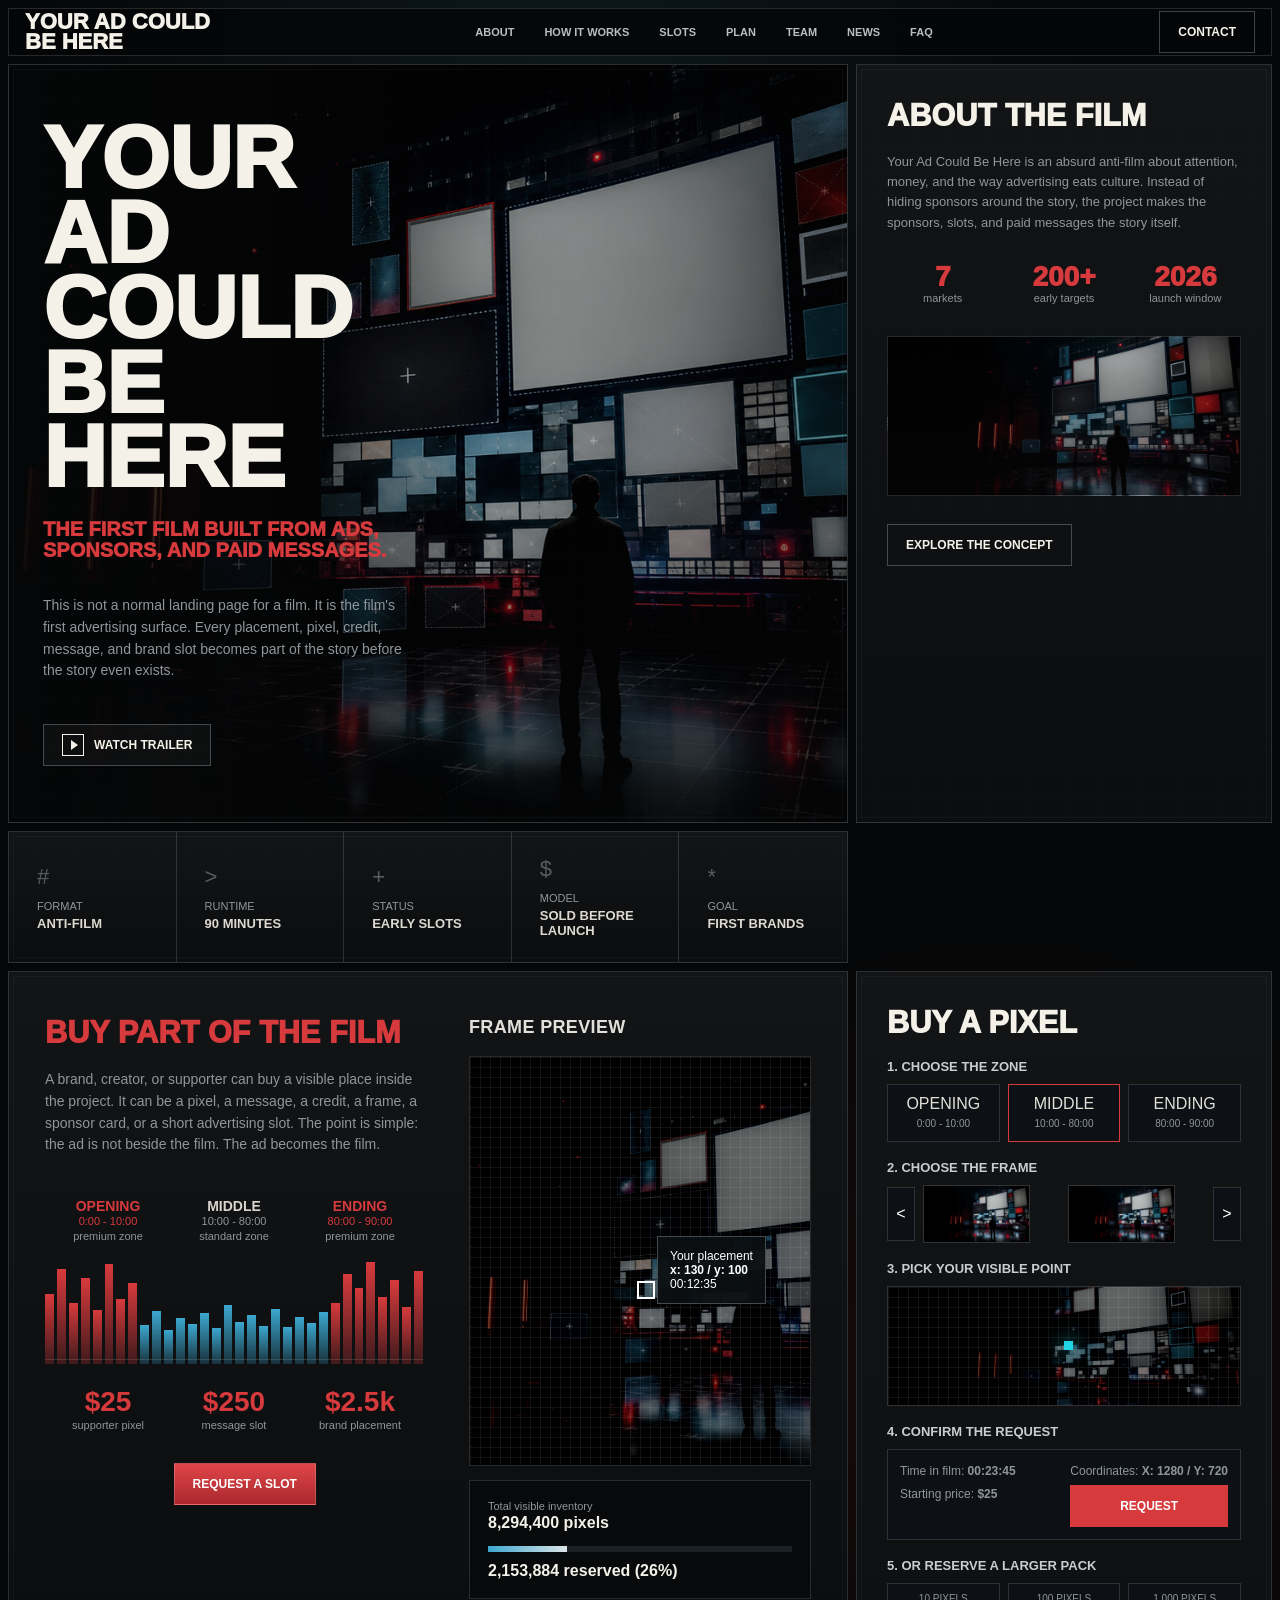
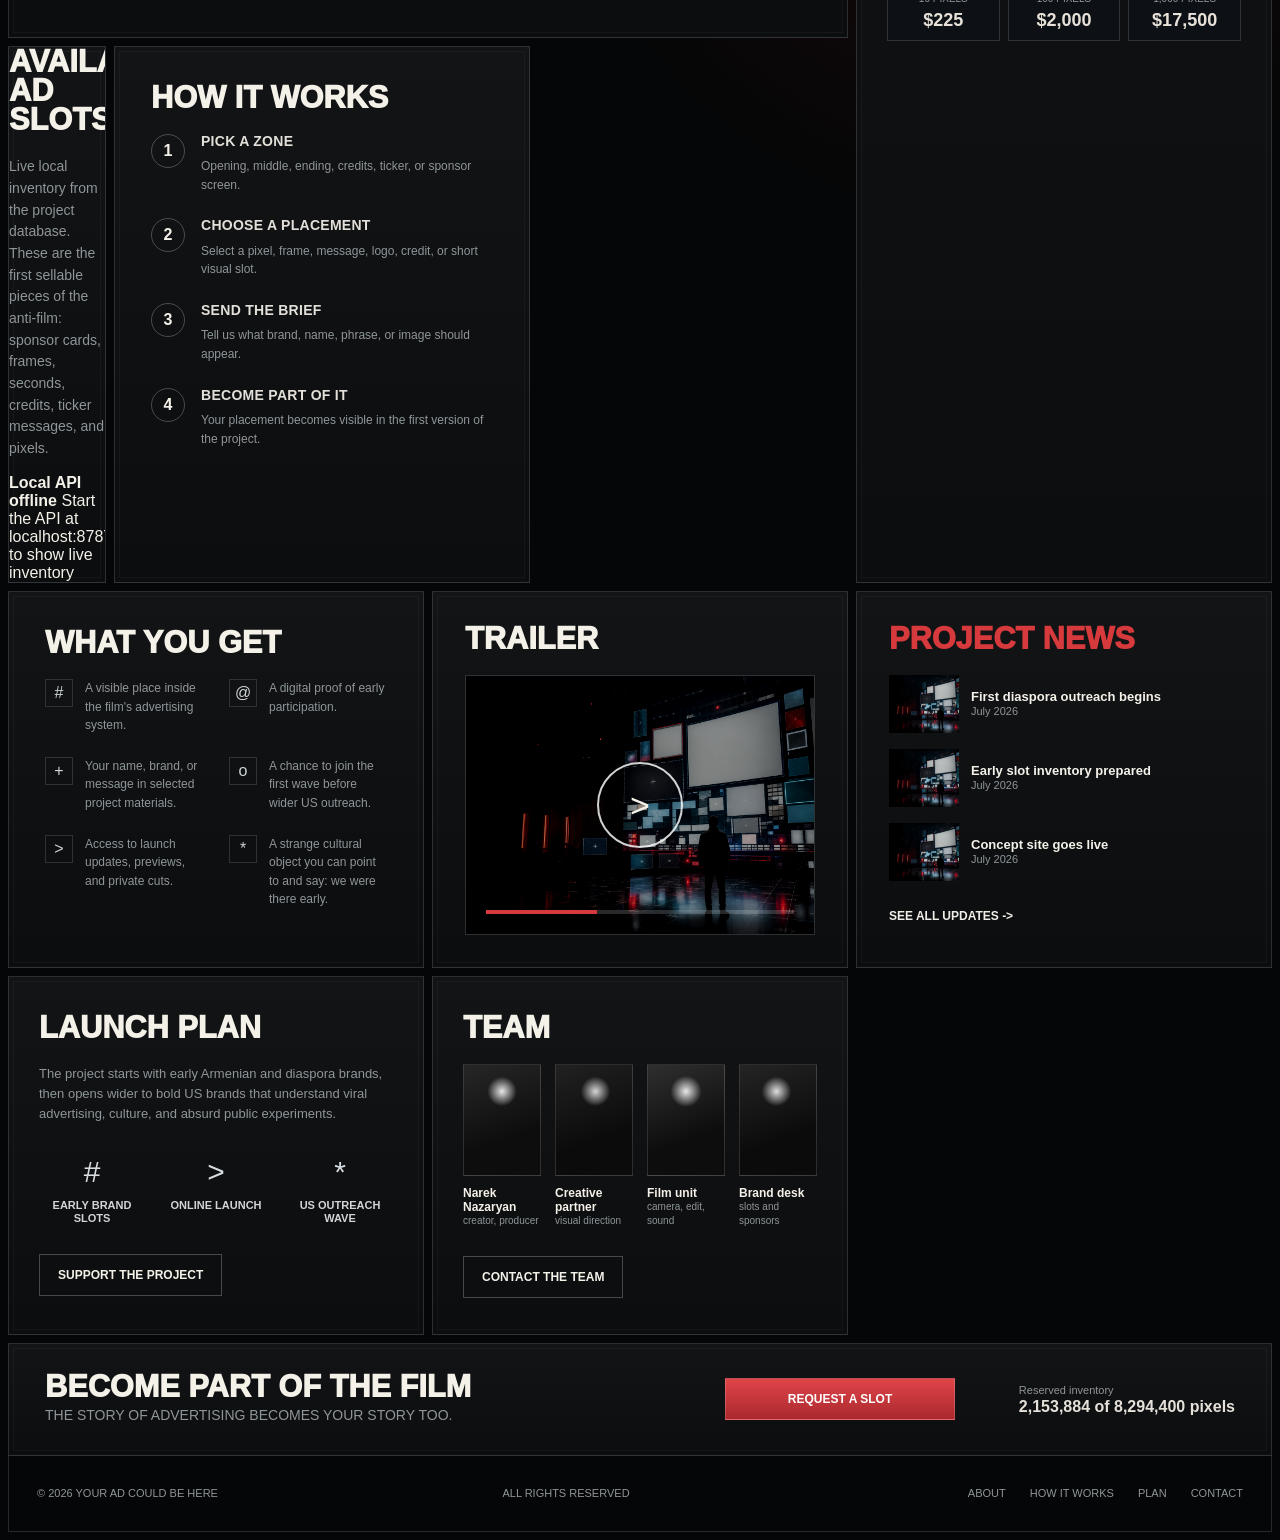
<file: index.html>
<!doctype html>
<html lang="en">
  <head>
    <meta charset="utf-8" />
    <meta name="viewport" content="width=device-width, initial-scale=1" />
    <meta name="theme-color" content="#050607" />
    <meta
      name="description"
      content="Your Ad Could Be Here is an anti-film built from ads, sponsor slots, paid messages, and visible audience-owned pixels."
    />
    <meta property="og:title" content="Your Ad Could Be Here" />
    <meta
      property="og:description"
      content="A cinematic advertising experiment where brands and people can buy a visible place inside the film."
    />
    <meta property="og:image" content="assets/hero-anti-film.png" />
    <title>Your Ad Could Be Here</title>
    <link rel="stylesheet" href="styles.css" />
  </head>
  <body>
    <div class="page-shell">
      <header class="topbar">
        <a class="logo" href="#top">Your Ad Could Be Here</a>
        <nav class="nav" aria-label="Navigation">
          <a href="#about">About</a>
          <a href="#how">How it works</a>
          <a href="#slots">Slots</a>
          <a href="plan/">Plan</a>
          <a href="#team">Team</a>
          <a href="#news">News</a>
          <a href="#faq">FAQ</a>
        </nav>
        <a class="login" href="https://t.me/narek8282">Contact</a>
      </header>

      <main id="top" class="dashboard">
        <section class="panel hero-panel">
          <div class="hero-media" aria-hidden="true">
            <img src="assets/hero-anti-film.png" alt="" />
          </div>
          <div class="hero-copy">
            <h1>Your Ad<br />Could Be Here</h1>
            <p class="redline">The first film built from ads, sponsors, and paid messages.</p>
            <p>
              This is not a normal landing page for a film. It is the film's first advertising
              surface. Every placement, pixel, credit, message, and brand slot becomes part of the
              story before the story even exists.
            </p>
            <a class="ghost-button" href="#trailer">
              <span class="play-dot"></span>
              Watch trailer
            </a>
          </div>
        </section>

        <aside id="about" class="panel about-panel">
          <h2>About the film</h2>
          <p>
            Your Ad Could Be Here is an absurd anti-film about attention, money, and the way
            advertising eats culture. Instead of hiding sponsors around the story, the project makes
            the sponsors, slots, and paid messages the story itself.
          </p>
          <div class="stats">
            <div><strong>7</strong><span>markets</span></div>
            <div><strong>200+</strong><span>early targets</span></div>
            <div><strong>2026</strong><span>launch window</span></div>
          </div>
          <div class="city-card"></div>
          <a class="outline-button" href="#buy">Explore the concept</a>
        </aside>

        <section class="panel facts-row" aria-label="Film parameters">
          <div class="fact">
            <span class="fact-icon">#</span>
            <small>Format</small>
            <b>anti-film</b>
          </div>
          <div class="fact">
            <span class="fact-icon">></span>
            <small>Runtime</small>
            <b>90 minutes</b>
          </div>
          <div class="fact">
            <span class="fact-icon">+</span>
            <small>Status</small>
            <b>early slots</b>
          </div>
          <div class="fact">
            <span class="fact-icon">$</span>
            <small>Model</small>
            <b>sold before launch</b>
          </div>
          <div class="fact">
            <span class="fact-icon">*</span>
            <small>Goal</small>
            <b>first brands</b>
          </div>
        </section>

        <section id="buy" class="panel buy-film">
          <div class="buy-copy">
            <h2>Buy part of the film</h2>
            <p>
              A brand, creator, or supporter can buy a visible place inside the project. It can be a
              pixel, a message, a credit, a frame, a sponsor card, or a short advertising slot. The
              point is simple: the ad is not beside the film. The ad becomes the film.
            </p>
            <div class="timeline">
              <div class="zone zone-red">
                <b>Opening</b>
                <span>0:00 - 10:00</span>
                <small>premium zone</small>
              </div>
              <div class="zone">
                <b>Middle</b>
                <span>10:00 - 80:00</span>
                <small>standard zone</small>
              </div>
              <div class="zone zone-red">
                <b>Ending</b>
                <span>80:00 - 90:00</span>
                <small>premium zone</small>
              </div>
            </div>
            <div class="waveform" aria-hidden="true">
              <i></i><i></i><i></i><i></i><i></i><i></i><i></i><i></i>
              <i></i><i></i><i></i><i></i><i></i><i></i><i></i><i></i>
              <i></i><i></i><i></i><i></i><i></i><i></i><i></i><i></i>
              <i></i><i></i><i></i><i></i><i></i><i></i><i></i><i></i>
            </div>
            <div class="price-row">
              <div><strong>$25</strong><span>supporter pixel</span></div>
              <div><strong>$250</strong><span>message slot</span></div>
              <div><strong>$2.5k</strong><span>brand placement</span></div>
            </div>
            <a class="red-button" href="https://t.me/narek8282">Request a slot</a>
          </div>

          <div class="frame-preview">
            <h3>Frame preview</h3>
            <div class="pixel-frame">
              <img src="assets/hero-anti-film.png" alt="Film frame preview" />
              <span class="pixel-cell"></span>
              <div class="pixel-tooltip">
                Your placement<br />
                <b>x: 130 / y: 100</b><br />
                00:12:35
              </div>
            </div>
            <div class="progress-box">
              <span>Total visible inventory</span>
              <b>8,294,400 pixels</b>
              <div class="progress"><i style="width: 26%"></i></div>
              <strong>2,153,884 reserved (26%)</strong>
            </div>
          </div>
        </section>

        <aside class="panel purchase-panel">
          <h2>Buy a pixel</h2>
          <ol class="steps">
            <li>
              <b>1. Choose the zone</b>
              <div class="zone-buttons">
                <button>Opening<br /><span>0:00 - 10:00</span></button>
                <button class="active">Middle<br /><span>10:00 - 80:00</span></button>
                <button>Ending<br /><span>80:00 - 90:00</span></button>
              </div>
            </li>
            <li>
              <b>2. Choose the frame</b>
              <div class="thumb-strip">
                <button>&lt;</button>
                <img src="assets/hero-anti-film.png" alt="" />
                <img src="assets/hero-anti-film.png" alt="" />
                <button>&gt;</button>
              </div>
            </li>
            <li>
              <b>3. Pick your visible point</b>
              <div class="mini-frame">
                <img src="assets/hero-anti-film.png" alt="" />
                <span></span>
              </div>
            </li>
            <li>
              <b>4. Confirm the request</b>
              <div class="checkout">
                <p>Time in film: <b>00:23:45</b></p>
                <p>Coordinates: <b>x: 1280 / y: 720</b></p>
                <p>Starting price: <b>$25</b></p>
                <a href="https://t.me/narek8282">Request</a>
              </div>
            </li>
            <li>
              <b>5. Or reserve a larger pack</b>
              <div class="packs">
                <button>10 pixels<br /><strong>$225</strong></button>
                <button>100 pixels<br /><strong>$2,000</strong></button>
                <button>1,000 pixels<br /><strong>$17,500</strong></button>
              </div>
            </li>
          </ol>
        </aside>

        <section id="slots" class="panel inventory-panel">
          <div class="inventory-copy">
            <h2>Available ad slots</h2>
            <p>
              Live local inventory from the project database. These are the first sellable pieces of
              the anti-film: sponsor cards, frames, seconds, credits, ticker messages, and pixels.
            </p>
          </div>
          <div class="slot-grid" id="slotGrid" aria-live="polite">
            <article class="slot-card slot-loading">
              <b>Loading inventory</b>
              <span>Checking local API</span>
            </article>
          </div>
        </section>

        <section id="how" class="panel how-panel">
          <h2>How it works</h2>
          <div class="number-list">
            <article><b>1</b><div><h3>Pick a zone</h3><p>Opening, middle, ending, credits, ticker, or sponsor screen.</p></div></article>
            <article><b>2</b><div><h3>Choose a placement</h3><p>Select a pixel, frame, message, logo, credit, or short visual slot.</p></div></article>
            <article><b>3</b><div><h3>Send the brief</h3><p>Tell us what brand, name, phrase, or image should appear.</p></div></article>
            <article><b>4</b><div><h3>Become part of it</h3><p>Your placement becomes visible in the first version of the project.</p></div></article>
          </div>
        </section>

        <section class="panel get-panel">
          <h2>What you get</h2>
          <div class="benefit-grid">
            <article><span>#</span><p>A visible place inside the film's advertising system.</p></article>
            <article><span>@</span><p>A digital proof of early participation.</p></article>
            <article><span>+</span><p>Your name, brand, or message in selected project materials.</p></article>
            <article><span>o</span><p>A chance to join the first wave before wider US outreach.</p></article>
            <article><span>></span><p>Access to launch updates, previews, and private cuts.</p></article>
            <article><span>*</span><p>A strange cultural object you can point to and say: we were there early.</p></article>
          </div>
        </section>

        <section id="trailer" class="panel trailer-panel">
          <h2>Trailer</h2>
          <div class="video-card">
            <img src="assets/hero-anti-film.png" alt="Trailer preview" />
            <span class="play-large">></span>
            <div class="player-line"><i></i></div>
          </div>
        </section>

        <section id="news" class="panel news-panel">
          <h2>Project news</h2>
          <article><img src="assets/hero-anti-film.png" alt="" /><div><b>First diaspora outreach begins</b><span>July 2026</span></div></article>
          <article><img src="assets/hero-anti-film.png" alt="" /><div><b>Early slot inventory prepared</b><span>July 2026</span></div></article>
          <article><img src="assets/hero-anti-film.png" alt="" /><div><b>Concept site goes live</b><span>July 2026</span></div></article>
          <a href="https://t.me/narek8282">See all updates -></a>
        </section>

        <aside class="panel premiere-panel">
          <h2>Launch plan</h2>
          <p>
            The project starts with early Armenian and diaspora brands, then opens wider to bold US
            brands that understand viral advertising, culture, and absurd public experiments.
          </p>
          <div class="premiere-icons">
            <div><span>#</span><b>Early brand slots</b></div>
            <div><span>></span><b>Online launch</b></div>
            <div><span>*</span><b>US outreach wave</b></div>
          </div>
          <a class="outline-button" href="https://t.me/narek8282">Support the project</a>
        </aside>

        <aside id="team" class="panel team-panel">
          <h2>Team</h2>
          <div class="team-grid">
            <article><div class="portrait p1"></div><b>Narek Nazaryan</b><span>creator, producer</span></article>
            <article><div class="portrait p2"></div><b>Creative partner</b><span>visual direction</span></article>
            <article><div class="portrait p3"></div><b>Film unit</b><span>camera, edit, sound</span></article>
            <article><div class="portrait p4"></div><b>Brand desk</b><span>slots and sponsors</span></article>
          </div>
          <a class="outline-button" href="https://t.me/narek8282">Contact the team</a>
        </aside>

        <section class="panel cta-panel">
          <div>
            <h2>Become part of the film</h2>
            <p>The story of advertising becomes your story too.</p>
          </div>
          <a class="red-button" href="https://t.me/narek8282">Request a slot</a>
          <div class="sold">
            <span>Reserved inventory</span>
            <b>2,153,884 of 8,294,400 pixels</b>
          </div>
        </section>
      </main>

      <footer class="footer" id="faq">
        <span>© 2026 Your Ad Could Be Here</span>
        <span>All rights reserved</span>
        <nav>
          <a href="#about">About</a>
          <a href="#how">How it works</a>
          <a href="plan/">Plan</a>
          <a href="https://t.me/narek8282">Contact</a>
        </nav>
      </footer>
    </div>
    <div class="reserve-modal" id="reserveModal" hidden>
      <div class="reserve-dialog" role="dialog" aria-modal="true" aria-labelledby="reserveTitle">
        <button class="reserve-close" type="button" aria-label="Close reservation form">×</button>
        <h2 id="reserveTitle">Reserve slot</h2>
        <p id="reserveSlotLabel">Choose an available placement.</p>
        <form id="reserveForm">
          <input type="hidden" name="slot_code" />
          <label>
            Name or brand
            <input name="buyer_name" autocomplete="name" required />
          </label>
          <label>
            Email
            <input name="buyer_email" autocomplete="email" type="email" required />
          </label>
          <label>
            Note
            <textarea name="notes" rows="3" placeholder="What do you want to place?"></textarea>
          </label>
          <button class="red-button" type="submit">Reserve</button>
          <span class="reserve-status" id="reserveStatus"></span>
        </form>
      </div>
    </div>
    <script>
      const slotGrid = document.querySelector("#slotGrid");
      const reserveModal = document.querySelector("#reserveModal");
      const reserveForm = document.querySelector("#reserveForm");
      const reserveSlotLabel = document.querySelector("#reserveSlotLabel");
      const reserveStatus = document.querySelector("#reserveStatus");
      const reserveClose = document.querySelector(".reserve-close");
      const typeLabels = {
        credit: "Credit",
        frame: "Frame",
        pixel: "Pixel",
        second: "Second",
        sponsor: "Sponsor",
        ticker: "Ticker"
      };

      function loadSlots() {
        return fetch("http://localhost:8787/api/slots?status=available")
          .then((response) => response.json())
          .then((data) => renderSlots(data.slots || []))
          .catch(() => {
            slotGrid.innerHTML = `
              <article class="slot-card slot-loading">
                <b>Local API offline</b>
                <span>Start the API at localhost:8787 to show live inventory</span>
              </article>
            `;
          });
      }

      function renderSlots(slots) {
        if (!slots.length) {
          slotGrid.innerHTML = `
            <article class="slot-card slot-loading">
              <b>No slots available</b>
              <span>Inventory is currently reserved</span>
            </article>
          `;
          return;
        }

        slotGrid.innerHTML = slots
          .map(
            (slot) => `
              <article class="slot-card">
                <div>
                  <small>${typeLabels[slot.slot_type] || slot.slot_type}</small>
                  <b>${slot.title}</b>
                  <p>${slot.description || ""}</p>
                </div>
                <div class="slot-card-footer">
                  <strong>$${Number(slot.price_usd).toLocaleString("en-US")}</strong>
                  <button
                    class="slot-reserve"
                    type="button"
                    data-slot-code="${slot.slot_code}"
                    data-slot-title="${slot.title}"
                  >Reserve</button>
                </div>
              </article>
            `
          )
          .join("");
      }

      function openReserveForm(slotCode, slotTitle) {
        reserveForm.reset();
        reserveForm.elements.slot_code.value = slotCode;
        reserveSlotLabel.textContent = `${slotCode} · ${slotTitle}`;
        reserveStatus.textContent = "";
        reserveModal.hidden = false;
        reserveForm.elements.buyer_name.focus();
      }

      function closeReserveForm() {
        reserveModal.hidden = true;
      }

      slotGrid.addEventListener("click", (event) => {
        const button = event.target.closest(".slot-reserve");
        if (!button) return;
        openReserveForm(button.dataset.slotCode, button.dataset.slotTitle);
      });

      reserveClose.addEventListener("click", closeReserveForm);
      reserveModal.addEventListener("click", (event) => {
        if (event.target === reserveModal) closeReserveForm();
      });

      reserveForm.addEventListener("submit", async (event) => {
        event.preventDefault();
        const formData = new FormData(reserveForm);
        const slotCode = formData.get("slot_code");
        reserveStatus.textContent = "Reserving...";

        try {
          const response = await fetch(`http://localhost:8787/api/slots/${slotCode}/reserve`, {
            method: "POST",
            headers: { "Content-Type": "application/json" },
            body: JSON.stringify({
              buyer_name: formData.get("buyer_name"),
              buyer_email: formData.get("buyer_email"),
              notes: formData.get("notes")
            })
          });

          const data = await response.json();
          if (!response.ok) {
            throw new Error(data.error || "Reservation failed");
          }

          reserveStatus.textContent = "Reserved. Inventory updated.";
          await loadSlots();
          setTimeout(closeReserveForm, 900);
        } catch (error) {
          reserveStatus.textContent = error.message;
        }
      });

      document.addEventListener("keydown", (event) => {
        if (event.key === "Escape" && !reserveModal.hidden) {
          closeReserveForm();
        }
      });

      loadSlots();
    </script>
  </body>
</html>
</file>
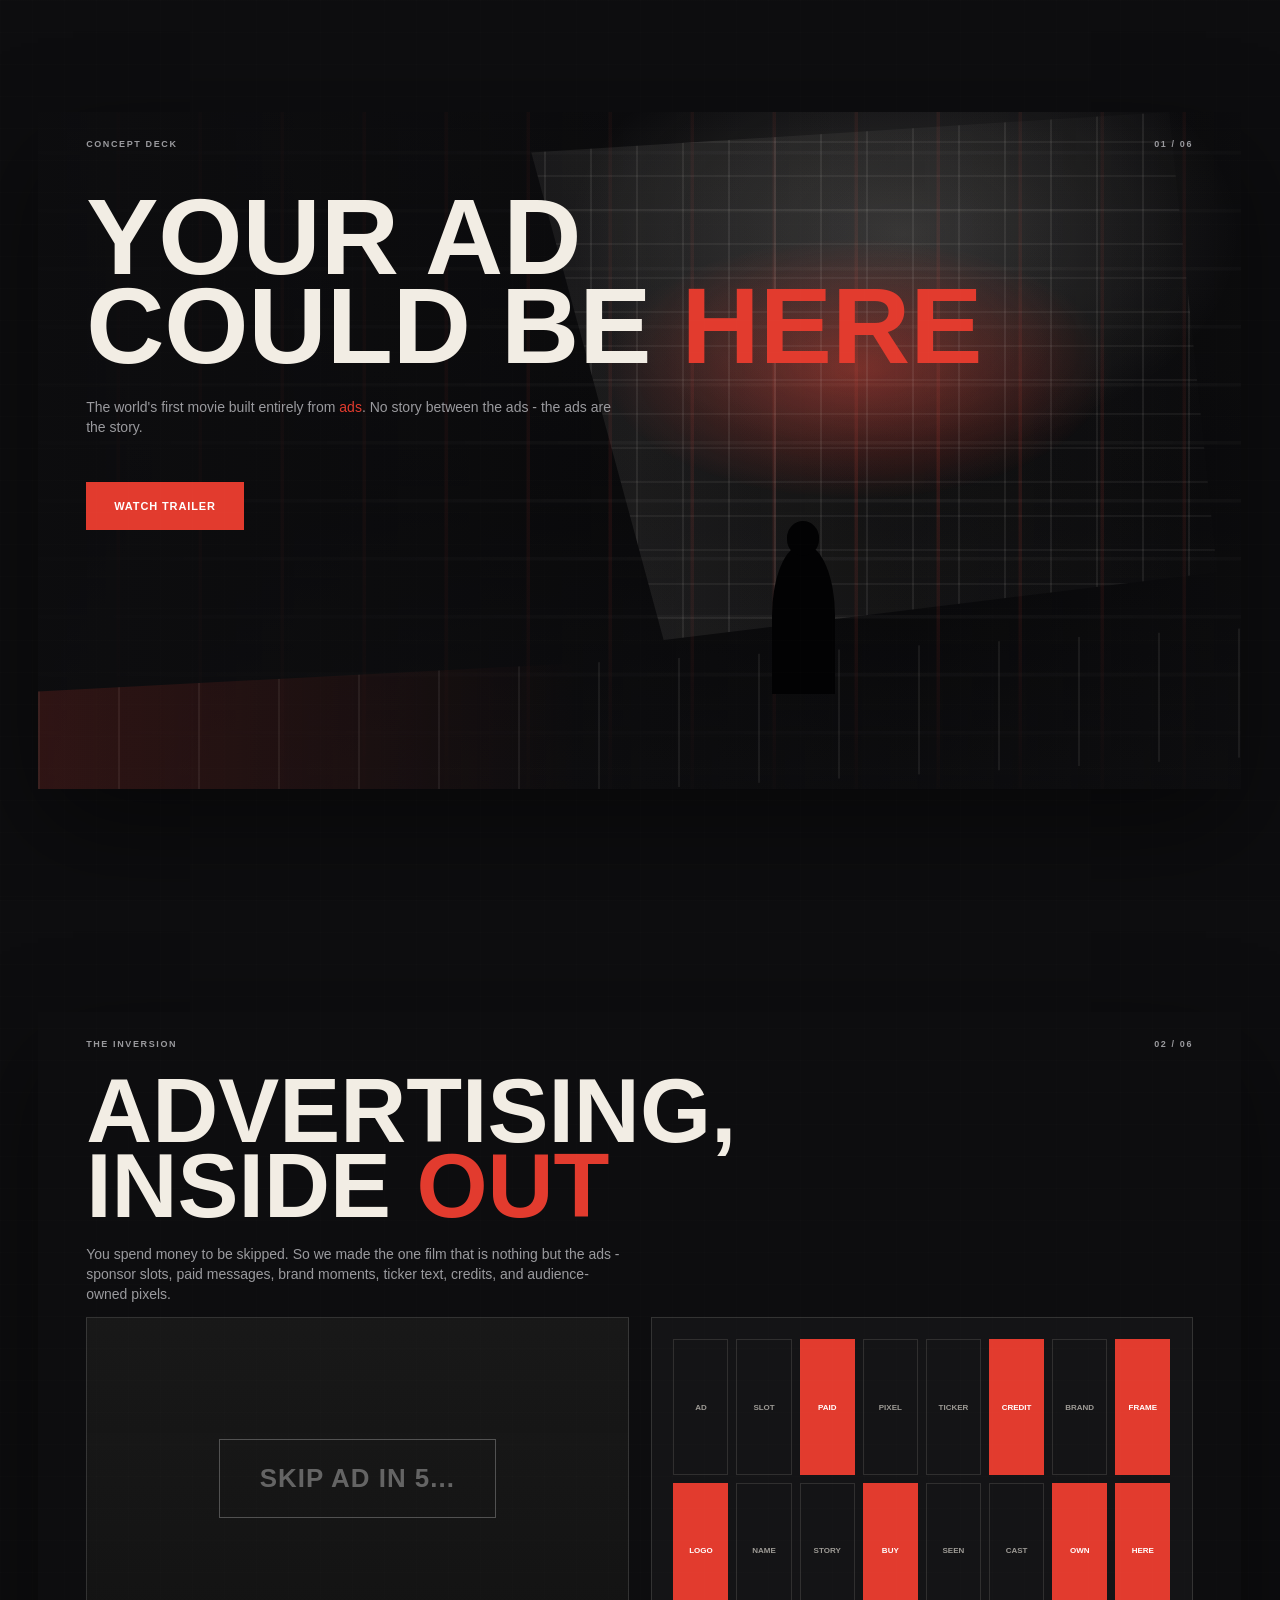
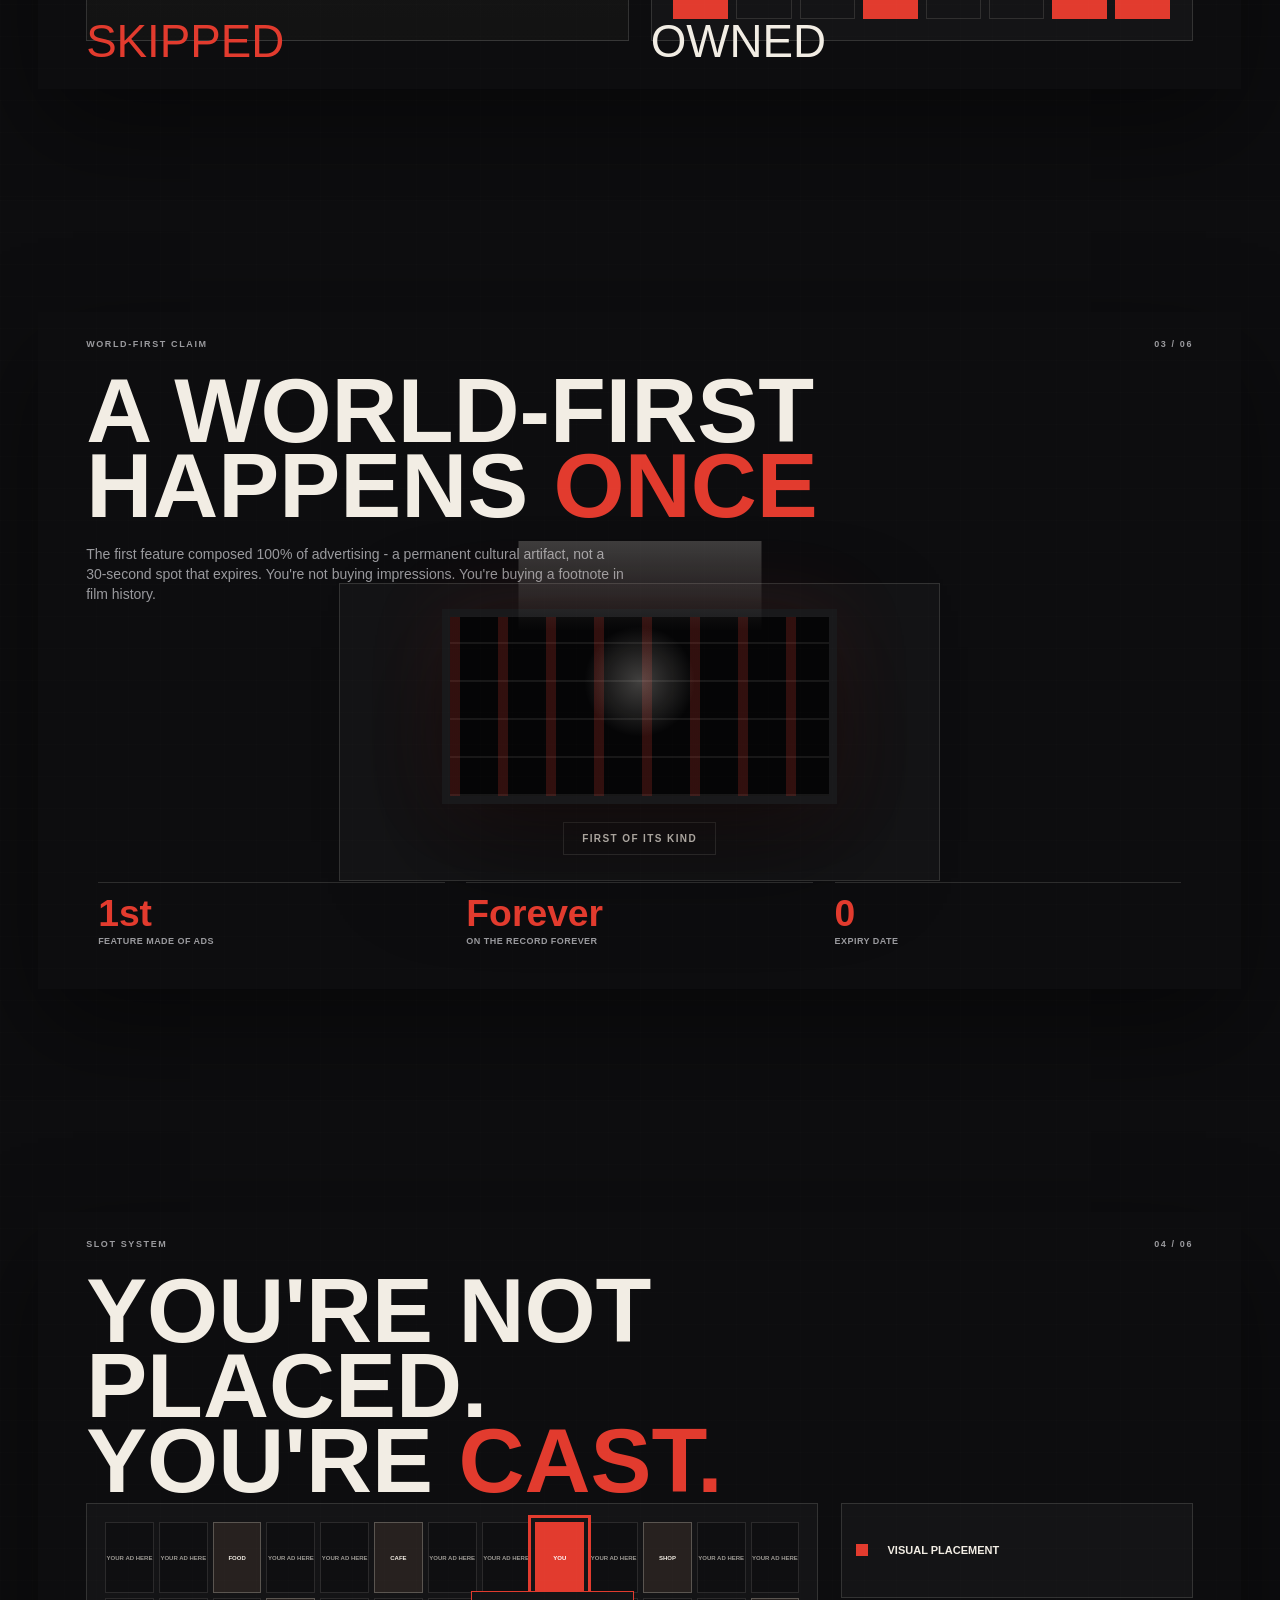
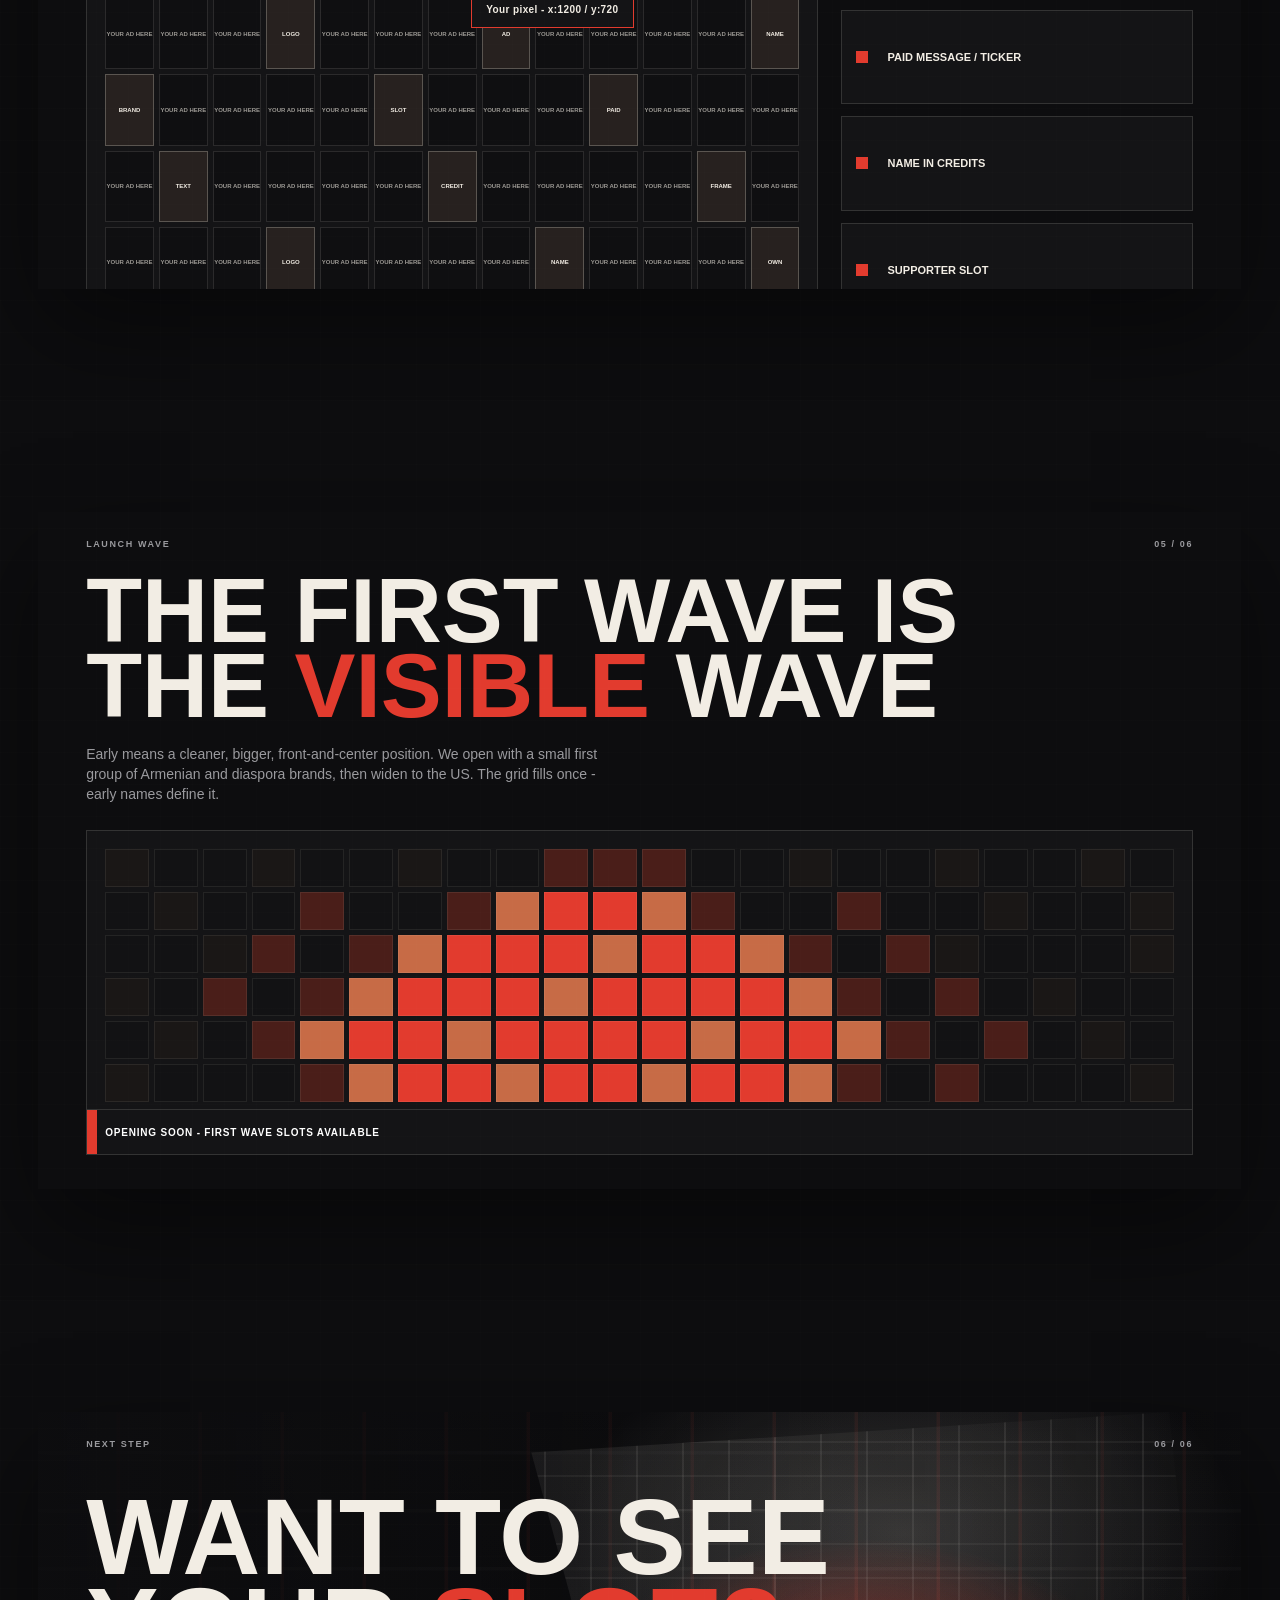
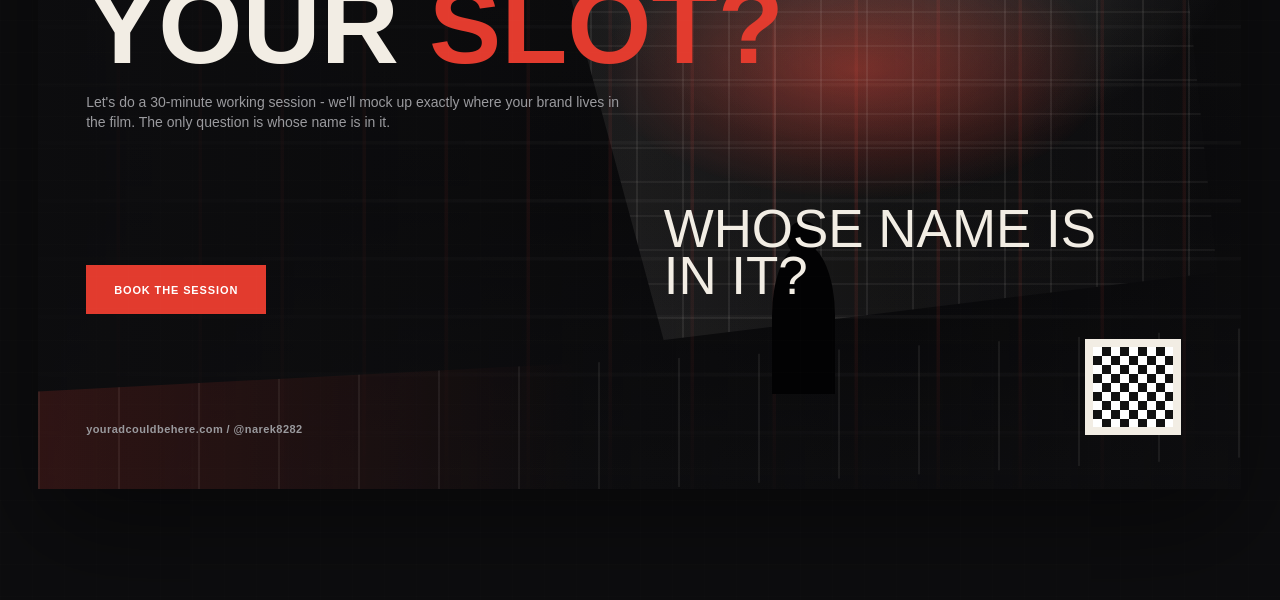
<file: onedeck/index.html>
<!doctype html>
<html lang="en">
  <head>
    <meta charset="utf-8" />
    <meta name="viewport" content="width=device-width, initial-scale=1" />
    <title>Your Ad Could Be Here - One Deck</title>
    <meta
      name="description"
      content="A hidden six-frame concept page for Your Ad Could Be Here."
    />
    <style>
      * {
        box-sizing: border-box;
      }

      :root {
        --bg: #0d0d0f;
        --panel: #141416;
        --panel-2: #101012;
        --cream: #f2ede4;
        --grey: #9a9a9e;
        --red: #e23b2e;
        --line: rgba(242, 237, 228, 0.14);
      }

      html {
        background: var(--bg);
        scroll-behavior: smooth;
      }

      body {
        background: var(--bg);
        color: var(--cream);
        font-family: Arial, Helvetica, sans-serif;
        margin: 0;
      }

      .deck {
        background: var(--bg);
      }

      .slide {
        align-items: center;
        background: var(--bg);
        display: flex;
        justify-content: center;
        min-height: 100vh;
        overflow: hidden;
        padding: clamp(18px, 3vw, 54px);
        position: relative;
      }

      .slide::after {
        background-image:
          linear-gradient(rgba(242, 237, 228, 0.035) 1px, transparent 1px),
          linear-gradient(90deg, rgba(242, 237, 228, 0.028) 1px, transparent 1px);
        background-size: 32px 32px;
        content: "";
        inset: 0;
        opacity: 0.24;
        pointer-events: none;
        position: absolute;
      }

      .stage {
        aspect-ratio: 16 / 9;
        background: var(--bg);
        box-shadow: 0 40px 100px rgba(0, 0, 0, 0.45);
        container-type: inline-size;
        max-height: calc(100vh - 42px);
        max-width: 1600px;
        overflow: hidden;
        position: relative;
        width: min(100%, calc((100vh - 42px) * 1.777));
      }

      .kicker,
      .page-num {
        color: var(--grey);
        font-size: clamp(9px, 0.7cqw, 13px);
        font-weight: 800;
        letter-spacing: 0.18em;
        position: absolute;
        text-transform: uppercase;
        z-index: 5;
      }

      .kicker {
        left: 4%;
        top: 4%;
      }

      .page-num {
        right: 4%;
        top: 4%;
      }

      h1 {
        color: var(--cream);
        font-family: Impact, Haettenschweiler, "Arial Narrow Bold", sans-serif;
        font-size: clamp(56px, 7.6cqw, 142px);
        font-weight: 900;
        letter-spacing: 0;
        line-height: 0.82;
        margin: 0;
        text-transform: uppercase;
      }

      .red {
        color: var(--red);
      }

      p {
        color: var(--grey);
        font-size: clamp(14px, 1.15cqw, 22px);
        line-height: 1.42;
        margin: 0;
      }

      .subtitle {
        max-width: min(620px, 45cqw);
      }

      .cta {
        align-items: center;
        background: var(--red);
        color: white;
        display: inline-flex;
        font-size: clamp(11px, 0.82cqw, 15px);
        font-weight: 900;
        height: clamp(42px, 4cqw, 62px);
        justify-content: center;
        letter-spacing: 0.08em;
        padding: 0 28px;
        text-transform: uppercase;
      }

      .panel {
        background: var(--panel);
        border: 1px solid var(--line);
        position: relative;
      }

      .screen-wall {
        background:
          linear-gradient(90deg, rgba(13, 13, 15, 0.97) 0%, rgba(13, 13, 15, 0.72) 34%, rgba(13, 13, 15, 0.28) 72%, rgba(13, 13, 15, 0.64) 100%),
          linear-gradient(0deg, rgba(13, 13, 15, 0.94), rgba(13, 13, 15, 0.08) 42%, rgba(13, 13, 15, 0.52)),
          repeating-linear-gradient(90deg, transparent 0 78px, rgba(226, 59, 46, 0.22) 79px 82px),
          repeating-linear-gradient(0deg, transparent 0 54px, rgba(242, 237, 228, 0.08) 55px 58px),
          #050506;
        inset: 0;
        position: absolute;
      }

      .screen-wall::before {
        background:
          radial-gradient(ellipse at 68% 38%, rgba(226, 59, 46, 0.5), transparent 22%),
          radial-gradient(ellipse at 72% 18%, rgba(242, 237, 228, 0.18), transparent 28%);
        content: "";
        inset: 0;
        opacity: 0.9;
        position: absolute;
      }

      .screen-wall::after {
        background:
          linear-gradient(90deg, transparent, rgba(242, 237, 228, 0.08), transparent),
          repeating-linear-gradient(90deg, rgba(242, 237, 228, 0.08) 0 2px, transparent 2px 46px),
          repeating-linear-gradient(0deg, rgba(242, 237, 228, 0.055) 0 2px, transparent 2px 34px);
        clip-path: polygon(41% 6%, 94% 0, 98% 68%, 52% 78%);
        content: "";
        inset: 0;
        position: absolute;
      }

      .silhouette {
        background: #020203;
        border-radius: 48% 48% 0 0;
        bottom: 14%;
        height: 22%;
        left: 61%;
        position: absolute;
        width: 5.2%;
        z-index: 2;
      }

      .silhouette::before {
        background: #020203;
        border-radius: 50%;
        content: "";
        height: 23%;
        left: 24%;
        position: absolute;
        top: -16%;
        width: 52%;
      }

      .floor-reflection {
        background:
          linear-gradient(90deg, rgba(226, 59, 46, 0.16), transparent 45%),
          repeating-linear-gradient(90deg, rgba(242, 237, 228, 0.07) 0 2px, transparent 2px 80px);
        bottom: 0;
        height: 19%;
        left: 0;
        position: absolute;
        right: 0;
        transform: skewY(-3deg);
      }

      .hero-copy {
        left: 4%;
        position: absolute;
        top: 12%;
        z-index: 4;
      }

      .hero-copy h1 {
        font-size: clamp(70px, 9cqw, 166px);
        max-width: 920px;
      }

      .hero-copy .subtitle {
        margin: 3% 0 5%;
      }

      .top-copy {
        left: 4%;
        position: absolute;
        right: 4%;
        top: 9%;
        z-index: 4;
      }

      .top-copy h1 {
        max-width: 980px;
      }

      .top-copy .subtitle {
        margin-top: 2%;
      }

      .two-panel {
        display: grid;
        gap: 2%;
        grid-template-columns: 1fr 1fr;
        height: 48%;
        left: 4%;
        position: absolute;
        right: 4%;
        top: 45%;
        z-index: 4;
      }

      .ad-box {
        align-items: center;
        display: flex;
        justify-content: center;
        overflow: hidden;
      }

      .skip {
        background:
          linear-gradient(rgba(242, 237, 228, 0.04), rgba(242, 237, 228, 0.01)),
          var(--panel-2);
        filter: saturate(0);
      }

      .skip-button {
        border: 1px solid rgba(154, 154, 158, 0.45);
        color: rgba(154, 154, 158, 0.6);
        font-size: clamp(22px, 2.15cqw, 38px);
        font-weight: 900;
        letter-spacing: 0.04em;
        padding: 24px 40px;
      }

      .owned-grid {
        display: grid;
        gap: 8px;
        grid-template-columns: repeat(8, 1fr);
        padding: 4%;
      }

      .brand-tile,
      .pixel {
        align-items: center;
        border: 1px solid rgba(242, 237, 228, 0.12);
        color: rgba(242, 237, 228, 0.62);
        display: flex;
        font-size: clamp(8px, 0.62cqw, 11px);
        font-weight: 900;
        justify-content: center;
        min-height: 44px;
        text-transform: uppercase;
      }

      .brand-tile:nth-child(3n),
      .brand-tile:nth-child(8n) {
        background: var(--red);
        border-color: var(--red);
        color: white;
      }

      .label-row {
        bottom: 4%;
        display: grid;
        gap: 2%;
        grid-template-columns: 1fr 1fr;
        left: 4%;
        position: absolute;
        right: 4%;
        z-index: 5;
      }

      .split-label {
        font-family: Impact, Haettenschweiler, "Arial Narrow Bold", sans-serif;
        font-size: clamp(38px, 3.8cqw, 66px);
        line-height: 0.86;
        text-transform: uppercase;
      }

      .museum {
        align-items: center;
        display: flex;
        flex-direction: column;
        height: 44%;
        justify-content: center;
        left: 25%;
        position: absolute;
        top: 40%;
        width: 50%;
        z-index: 4;
      }

      .film-frame {
        background:
          radial-gradient(circle at 50% 36%, rgba(242, 237, 228, 0.25), transparent 25%),
          repeating-linear-gradient(90deg, rgba(226, 59, 46, 0.2) 0 10px, transparent 10px 48px),
          repeating-linear-gradient(0deg, rgba(242, 237, 228, 0.08) 0 2px, transparent 2px 38px),
          #050506;
        border: 8px solid #19191b;
        box-shadow: 0 38px 110px rgba(0, 0, 0, 0.55), 0 0 80px rgba(226, 59, 46, 0.12);
        height: 66%;
        position: relative;
        width: 66%;
      }

      .film-frame::before {
        background: linear-gradient(rgba(242, 237, 228, 0.22), transparent);
        content: "";
        height: 50%;
        left: 50%;
        position: absolute;
        top: -42%;
        transform: translateX(-50%);
        width: 64%;
      }

      .plaque {
        border: 1px solid var(--line);
        color: var(--cream);
        font-size: clamp(10px, 0.8cqw, 14px);
        font-weight: 900;
        letter-spacing: 0.14em;
        margin-top: 18px;
        padding: 10px 18px;
        text-transform: uppercase;
      }

      .stats {
        bottom: 6%;
        display: grid;
        gap: 2%;
        grid-template-columns: repeat(3, 1fr);
        left: 5%;
        position: absolute;
        right: 5%;
        z-index: 4;
      }

      .stat {
        border-top: 1px solid var(--line);
        padding-top: 14px;
      }

      .stat strong {
        color: var(--red);
        display: block;
        font-family: Impact, Haettenschweiler, "Arial Narrow Bold", sans-serif;
        font-size: clamp(34px, 3.1cqw, 56px);
        line-height: 0.9;
      }

      .stat span {
        color: var(--grey);
        font-size: clamp(9px, 0.75cqw, 13px);
        font-weight: 800;
        letter-spacing: 0.05em;
        text-transform: uppercase;
      }

      .grid-layout {
        display: grid;
        gap: 2%;
        grid-template-columns: 1.35fr 0.65fr;
        left: 4%;
        position: absolute;
        right: 4%;
        top: 43%;
        z-index: 4;
      }

      .pixel-grid {
        display: grid;
        gap: 5px;
        grid-template-columns: repeat(13, 1fr);
        height: 46vh;
        max-height: 420px;
        padding: 18px;
      }

      .pixel {
        background: #0f0f11;
        font-size: clamp(6px, 0.48cqw, 9px);
        min-height: auto;
      }

      .pixel.filled {
        background: #27211f;
        border-color: rgba(242, 237, 228, 0.25);
        color: var(--cream);
      }

      .pixel.hot {
        background: var(--red);
        border-color: var(--red);
        color: white;
        position: relative;
      }

      .pixel.hot::after {
        border: 3px solid var(--red);
        content: "";
        inset: -8px;
        position: absolute;
      }

      .tooltip {
        background: var(--panel);
        border: 1px solid var(--red);
        color: var(--cream);
        font-size: clamp(10px, 0.8cqw, 14px);
        font-weight: 900;
        left: 36%;
        letter-spacing: 0.04em;
        padding: 12px 14px;
        position: absolute;
        top: 56%;
        z-index: 5;
      }

      .slot-list {
        display: grid;
        gap: 12px;
      }

      .slot-row {
        align-items: center;
        background: var(--panel);
        border: 1px solid var(--line);
        color: var(--cream);
        display: grid;
        font-size: clamp(11px, 0.9cqw, 15px);
        font-weight: 900;
        gap: 14px;
        grid-template-columns: 18px 1fr;
        min-height: 64px;
        padding: 14px;
        text-transform: uppercase;
      }

      .icon {
        background: var(--red);
        height: 12px;
        width: 12px;
      }

      .heatmap {
        display: grid;
        gap: 5px;
        grid-template-columns: repeat(22, 1fr);
        height: 43%;
        left: 4%;
        padding: 18px;
        position: absolute;
        right: 4%;
        top: 47%;
        z-index: 4;
      }

      .heat {
        background: #121214;
        border: 1px solid rgba(242, 237, 228, 0.08);
      }

      .heat.edge {
        background: #1a1716;
      }

      .heat.mid {
        background: #4a1e19;
      }

      .heat.core {
        background: #e23b2e;
      }

      .heat.gold {
        background: #c76b46;
      }

      .progress {
        background: #141416;
        border: 1px solid var(--line);
        bottom: 5%;
        height: 46px;
        left: 4%;
        position: absolute;
        right: 4%;
        z-index: 5;
      }

      .progress::before {
        background: var(--red);
        content: "";
        inset: 0 auto 0 0;
        position: absolute;
        width: 10px;
      }

      .progress span {
        color: white;
        font-size: clamp(10px, 0.82cqw, 14px);
        font-weight: 900;
        left: 18px;
        letter-spacing: 0.08em;
        position: absolute;
        text-transform: uppercase;
        top: 50%;
        transform: translateY(-50%);
        z-index: 2;
      }

      .closing-line {
        color: var(--cream);
        font-family: Impact, Haettenschweiler, "Arial Narrow Bold", sans-serif;
        font-size: clamp(34px, 4.4cqw, 78px);
        left: 52%;
        line-height: 0.9;
        position: absolute;
        text-align: left;
        text-transform: uppercase;
        top: 58%;
        width: 38%;
        z-index: 4;
      }

      .slide-6-cta {
        left: 4%;
        position: absolute;
        top: 67%;
        z-index: 4;
      }

      .contact {
        bottom: 8%;
        color: var(--grey);
        font-size: clamp(11px, 0.9cqw, 16px);
        font-weight: 800;
        left: 4%;
        letter-spacing: 0.04em;
        position: absolute;
        z-index: 4;
      }

      .qr {
        background:
          conic-gradient(from 90deg, #fff 25%, #111 0 50%, #fff 0 75%, #111 0) 0 0 / 18px 18px,
          #fff;
        border: 8px solid var(--cream);
        bottom: 8%;
        height: 96px;
        position: absolute;
        right: 5%;
        width: 96px;
        z-index: 4;
      }

      @media (max-width: 760px) {
        .slide {
          align-items: flex-start;
          min-height: auto;
          padding: 12px;
        }

        .stage {
          aspect-ratio: 9 / 16;
          max-height: none;
          min-height: 760px;
          width: 100%;
        }

        h1,
        .hero-copy h1 {
          font-size: clamp(38px, 11.6vw, 54px);
          line-height: 0.86;
        }

        .hero-copy h1 {
          font-size: clamp(44px, 13vw, 62px);
        }

        .subtitle {
          font-size: 13px;
          line-height: 1.36;
          max-width: 88%;
        }

        .kicker,
        .page-num {
          font-size: 9px;
        }

        .hero-copy {
          left: 7%;
          top: 10%;
          width: 86%;
        }

        .hero-copy .subtitle {
          margin: 18px 0 24px;
        }

        .top-copy {
          left: 7%;
          right: 7%;
          top: 7%;
        }

        .top-copy .subtitle {
          margin-top: 14px;
        }

        .two-panel,
        .grid-layout {
          grid-template-columns: 1fr;
        }

        .two-panel {
          gap: 10px;
          height: 39%;
          top: 51%;
        }

        .label-row {
          display: none;
        }

        .owned-grid {
          gap: 5px;
          grid-template-columns: repeat(4, 1fr);
        }

        .brand-tile,
        .pixel {
          min-height: 32px;
        }

        .museum {
          height: 30%;
          left: 7%;
          top: 50%;
          width: 86%;
        }

        .film-frame {
          width: 82%;
        }

        .stats {
          bottom: 3%;
          gap: 8px;
          grid-template-columns: 1fr;
        }

        .stat {
          padding-top: 8px;
        }

        .stat strong {
          font-size: 25px;
        }

        .stat span {
          font-size: 8px;
        }

        .grid-layout {
          top: 43%;
        }

        .slot-list {
          display: none;
        }

        .pixel-grid {
          gap: 3px;
          height: 285px;
          padding: 10px;
        }

        .tooltip {
          font-size: 9px;
          left: 32%;
          padding: 8px 9px;
          top: 55%;
        }

        .heatmap {
          gap: 3px;
          grid-template-columns: repeat(11, 1fr);
          height: 34%;
          padding: 10px;
          top: 52%;
        }

        .progress {
          bottom: 6%;
          height: 38px;
        }

        .progress span {
          font-size: 8px;
        }

        .qr {
          display: none;
        }

        .closing-line {
          font-size: clamp(25px, 8vw, 34px);
          left: 7%;
          text-align: left;
          top: 60%;
          width: 86%;
        }

        .slide-6-cta {
          left: 7%;
          top: 78%;
        }

        .contact {
          bottom: 7%;
          font-size: 10px;
          left: 7%;
        }
      }
    </style>
  </head>
  <body>
    <main class="deck">
      <section class="slide" id="slide-1" aria-label="Slide 1">
        <div class="stage">
          <div class="screen-wall"></div>
          <div class="silhouette"></div>
          <div class="floor-reflection"></div>
          <div class="kicker">Concept deck</div>
          <div class="page-num">01 / 06</div>
          <div class="hero-copy">
            <h1>Your Ad<br />Could Be <span class="red">Here</span></h1>
            <p class="subtitle">
              The world's first movie built entirely from <span class="red">ads</span>.
              No story between the ads - the ads are the story.
            </p>
            <div class="cta">Watch Trailer</div>
          </div>
        </div>
      </section>

      <section class="slide" id="slide-2" aria-label="Slide 2">
        <div class="stage">
          <div class="kicker">The inversion</div>
          <div class="page-num">02 / 06</div>
          <div class="top-copy">
            <h1>Advertising,<br />Inside <span class="red">Out</span></h1>
            <p class="subtitle">
              You spend money to be skipped. So we made the one film that is nothing but the ads -
              sponsor slots, paid messages, brand moments, ticker text, credits, and audience-owned pixels.
            </p>
          </div>
          <div class="two-panel">
            <div class="panel ad-box skip"><div class="skip-button">SKIP AD IN 5...</div></div>
            <div class="panel owned-grid">
              <div class="brand-tile">Ad</div><div class="brand-tile">Slot</div><div class="brand-tile">Paid</div><div class="brand-tile">Pixel</div>
              <div class="brand-tile">Ticker</div><div class="brand-tile">Credit</div><div class="brand-tile">Brand</div><div class="brand-tile">Frame</div>
              <div class="brand-tile">Logo</div><div class="brand-tile">Name</div><div class="brand-tile">Story</div><div class="brand-tile">Buy</div>
              <div class="brand-tile">Seen</div><div class="brand-tile">Cast</div><div class="brand-tile">Own</div><div class="brand-tile">Here</div>
            </div>
          </div>
          <div class="label-row">
            <div class="split-label red">Skipped</div>
            <div class="split-label">Owned</div>
          </div>
        </div>
      </section>

      <section class="slide" id="slide-3" aria-label="Slide 3">
        <div class="stage">
          <div class="kicker">World-first claim</div>
          <div class="page-num">03 / 06</div>
          <div class="top-copy">
            <h1>A World-First<br />Happens <span class="red">Once</span></h1>
            <p class="subtitle">
              The first feature composed 100% of advertising - a permanent cultural artifact,
              not a 30-second spot that expires. You're not buying impressions.
              You're buying a footnote in film history.
            </p>
          </div>
          <div class="museum panel">
            <div class="film-frame"></div>
            <div class="plaque">First of its kind</div>
          </div>
          <div class="stats">
            <div class="stat"><strong>1st</strong><span>feature made of ads</span></div>
            <div class="stat"><strong>Forever</strong><span>on the record forever</span></div>
            <div class="stat"><strong>0</strong><span>expiry date</span></div>
          </div>
        </div>
      </section>

      <section class="slide" id="slide-4" aria-label="Slide 4">
        <div class="stage">
          <div class="kicker">Slot system</div>
          <div class="page-num">04 / 06</div>
          <div class="top-copy">
            <h1>You're Not Placed.<br />You're <span class="red">Cast.</span></h1>
            <p class="subtitle">
              Visual placement / Paid message or ticker / Name in credits / Supporter slot.
              The screen is a pixel grid of owned squares - every element is a character.
            </p>
          </div>
          <div class="grid-layout">
            <div class="panel pixel-grid">
              <div class="pixel">Your ad here</div><div class="pixel">Your ad here</div><div class="pixel filled">Food</div><div class="pixel">Your ad here</div><div class="pixel">Your ad here</div><div class="pixel filled">Cafe</div><div class="pixel">Your ad here</div><div class="pixel">Your ad here</div><div class="pixel hot">You</div><div class="pixel">Your ad here</div><div class="pixel filled">Shop</div><div class="pixel">Your ad here</div><div class="pixel">Your ad here</div>
              <div class="pixel">Your ad here</div><div class="pixel">Your ad here</div><div class="pixel">Your ad here</div><div class="pixel filled">Logo</div><div class="pixel">Your ad here</div><div class="pixel">Your ad here</div><div class="pixel">Your ad here</div><div class="pixel filled">Ad</div><div class="pixel">Your ad here</div><div class="pixel">Your ad here</div><div class="pixel">Your ad here</div><div class="pixel">Your ad here</div><div class="pixel filled">Name</div>
              <div class="pixel filled">Brand</div><div class="pixel">Your ad here</div><div class="pixel">Your ad here</div><div class="pixel">Your ad here</div><div class="pixel">Your ad here</div><div class="pixel filled">Slot</div><div class="pixel">Your ad here</div><div class="pixel">Your ad here</div><div class="pixel">Your ad here</div><div class="pixel filled">Paid</div><div class="pixel">Your ad here</div><div class="pixel">Your ad here</div><div class="pixel">Your ad here</div>
              <div class="pixel">Your ad here</div><div class="pixel filled">Text</div><div class="pixel">Your ad here</div><div class="pixel">Your ad here</div><div class="pixel">Your ad here</div><div class="pixel">Your ad here</div><div class="pixel filled">Credit</div><div class="pixel">Your ad here</div><div class="pixel">Your ad here</div><div class="pixel">Your ad here</div><div class="pixel">Your ad here</div><div class="pixel filled">Frame</div><div class="pixel">Your ad here</div>
              <div class="pixel">Your ad here</div><div class="pixel">Your ad here</div><div class="pixel">Your ad here</div><div class="pixel filled">Logo</div><div class="pixel">Your ad here</div><div class="pixel">Your ad here</div><div class="pixel">Your ad here</div><div class="pixel">Your ad here</div><div class="pixel filled">Name</div><div class="pixel">Your ad here</div><div class="pixel">Your ad here</div><div class="pixel">Your ad here</div><div class="pixel filled">Own</div>
            </div>
            <div class="slot-list">
              <div class="slot-row"><i class="icon"></i>Visual placement</div>
              <div class="slot-row"><i class="icon"></i>Paid message / ticker</div>
              <div class="slot-row"><i class="icon"></i>Name in credits</div>
              <div class="slot-row"><i class="icon"></i>Supporter slot</div>
            </div>
          </div>
          <div class="tooltip">Your pixel - x:1200 / y:720</div>
        </div>
      </section>

      <section class="slide" id="slide-5" aria-label="Slide 5">
        <div class="stage">
          <div class="kicker">Launch wave</div>
          <div class="page-num">05 / 06</div>
          <div class="top-copy">
            <h1>The First Wave Is<br />The <span class="red">Visible</span> Wave</h1>
            <p class="subtitle">
              Early means a cleaner, bigger, front-and-center position. We open with a small first
              group of Armenian and diaspora brands, then widen to the US. The grid fills once -
              early names define it.
            </p>
          </div>
          <div class="panel heatmap">
            <div class="heat edge"></div><div class="heat"></div><div class="heat"></div><div class="heat edge"></div><div class="heat"></div><div class="heat"></div><div class="heat edge"></div><div class="heat"></div><div class="heat"></div><div class="heat mid"></div><div class="heat mid"></div><div class="heat mid"></div><div class="heat"></div><div class="heat"></div><div class="heat edge"></div><div class="heat"></div><div class="heat"></div><div class="heat edge"></div><div class="heat"></div><div class="heat"></div><div class="heat edge"></div><div class="heat"></div>
            <div class="heat"></div><div class="heat edge"></div><div class="heat"></div><div class="heat"></div><div class="heat mid"></div><div class="heat"></div><div class="heat"></div><div class="heat mid"></div><div class="heat gold"></div><div class="heat core"></div><div class="heat core"></div><div class="heat gold"></div><div class="heat mid"></div><div class="heat"></div><div class="heat"></div><div class="heat mid"></div><div class="heat"></div><div class="heat"></div><div class="heat edge"></div><div class="heat"></div><div class="heat"></div><div class="heat edge"></div>
            <div class="heat"></div><div class="heat"></div><div class="heat edge"></div><div class="heat mid"></div><div class="heat"></div><div class="heat mid"></div><div class="heat gold"></div><div class="heat core"></div><div class="heat core"></div><div class="heat core"></div><div class="heat gold"></div><div class="heat core"></div><div class="heat core"></div><div class="heat gold"></div><div class="heat mid"></div><div class="heat"></div><div class="heat mid"></div><div class="heat edge"></div><div class="heat"></div><div class="heat"></div><div class="heat"></div><div class="heat edge"></div>
            <div class="heat edge"></div><div class="heat"></div><div class="heat mid"></div><div class="heat"></div><div class="heat mid"></div><div class="heat gold"></div><div class="heat core"></div><div class="heat core"></div><div class="heat core"></div><div class="heat gold"></div><div class="heat core"></div><div class="heat core"></div><div class="heat core"></div><div class="heat core"></div><div class="heat gold"></div><div class="heat mid"></div><div class="heat"></div><div class="heat mid"></div><div class="heat"></div><div class="heat edge"></div><div class="heat"></div><div class="heat"></div>
            <div class="heat"></div><div class="heat edge"></div><div class="heat"></div><div class="heat mid"></div><div class="heat gold"></div><div class="heat core"></div><div class="heat core"></div><div class="heat gold"></div><div class="heat core"></div><div class="heat core"></div><div class="heat core"></div><div class="heat core"></div><div class="heat gold"></div><div class="heat core"></div><div class="heat core"></div><div class="heat gold"></div><div class="heat mid"></div><div class="heat"></div><div class="heat mid"></div><div class="heat"></div><div class="heat edge"></div><div class="heat"></div>
            <div class="heat edge"></div><div class="heat"></div><div class="heat"></div><div class="heat"></div><div class="heat mid"></div><div class="heat gold"></div><div class="heat core"></div><div class="heat core"></div><div class="heat gold"></div><div class="heat core"></div><div class="heat core"></div><div class="heat gold"></div><div class="heat core"></div><div class="heat core"></div><div class="heat gold"></div><div class="heat mid"></div><div class="heat"></div><div class="heat mid"></div><div class="heat"></div><div class="heat"></div><div class="heat"></div><div class="heat edge"></div>
          </div>
          <div class="progress"><span>Opening soon - first wave slots available</span></div>
        </div>
      </section>

      <section class="slide" id="slide-6" aria-label="Slide 6">
        <div class="stage">
          <div class="screen-wall"></div>
          <div class="silhouette"></div>
          <div class="floor-reflection"></div>
          <div class="kicker">Next step</div>
          <div class="page-num">06 / 06</div>
          <div class="hero-copy">
            <h1>Want To See<br />Your <span class="red">Slot?</span></h1>
            <p class="subtitle">
              Let's do a 30-minute working session - we'll mock up exactly where your brand lives
              in the film. The only question is whose name is in it.
            </p>
          </div>
          <div class="closing-line">Whose name is in it?</div>
          <div class="slide-6-cta cta">Book The Session</div>
          <div class="contact">youradcouldbehere.com / @narek8282</div>
          <div class="qr" aria-hidden="true"></div>
        </div>
      </section>
    </main>
  </body>
</html>
</file>
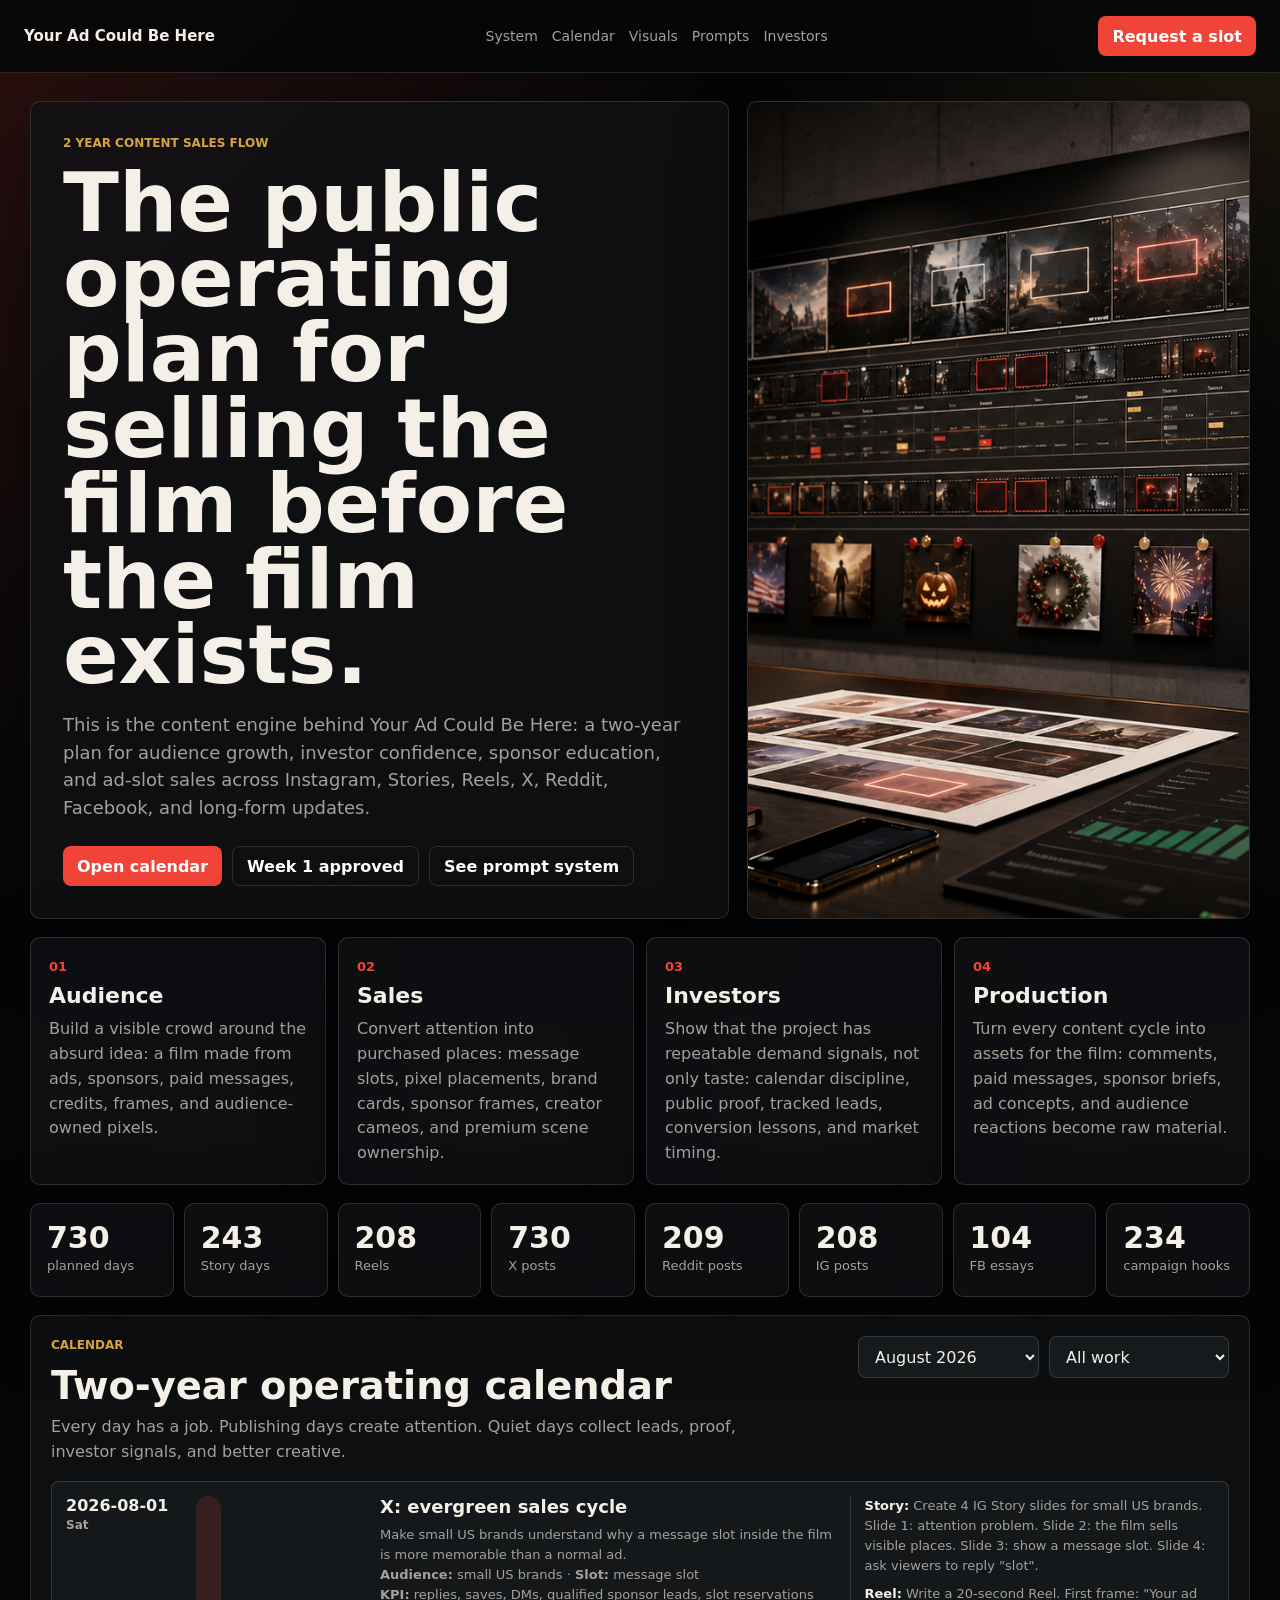
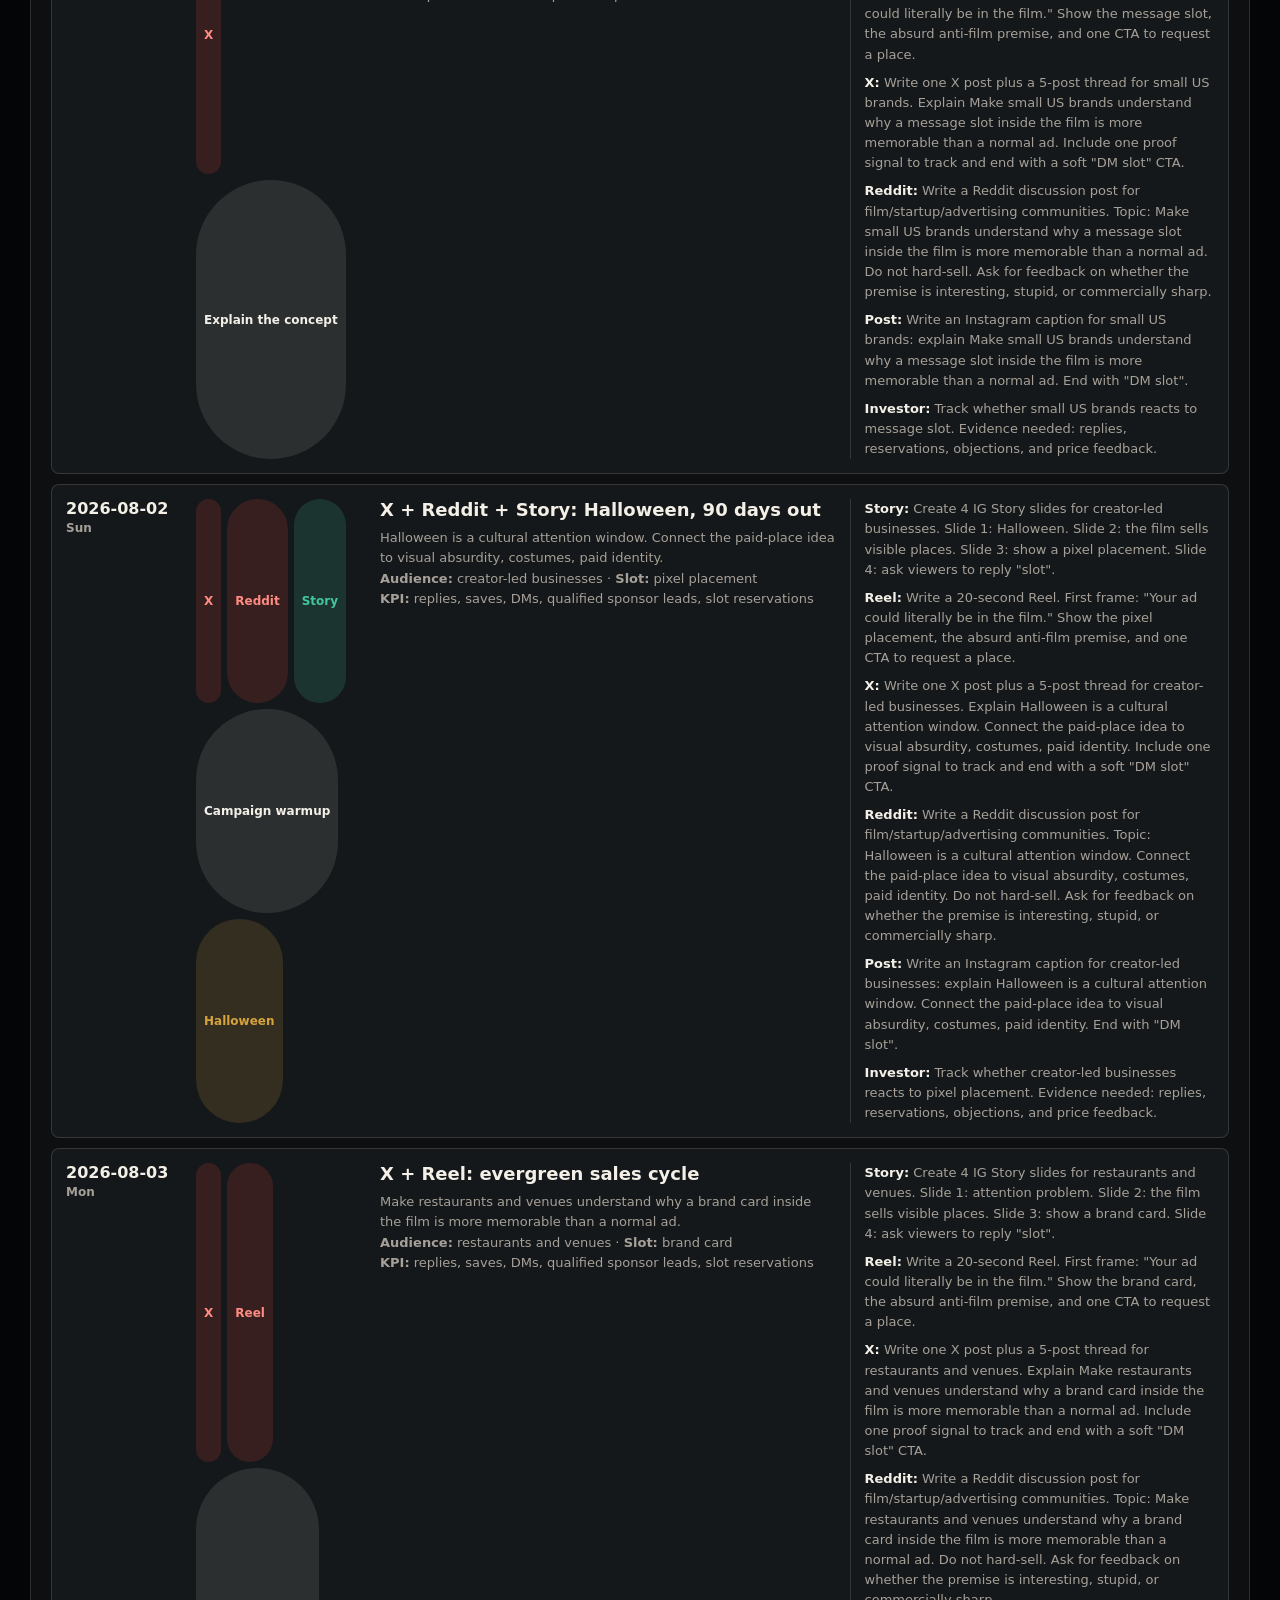
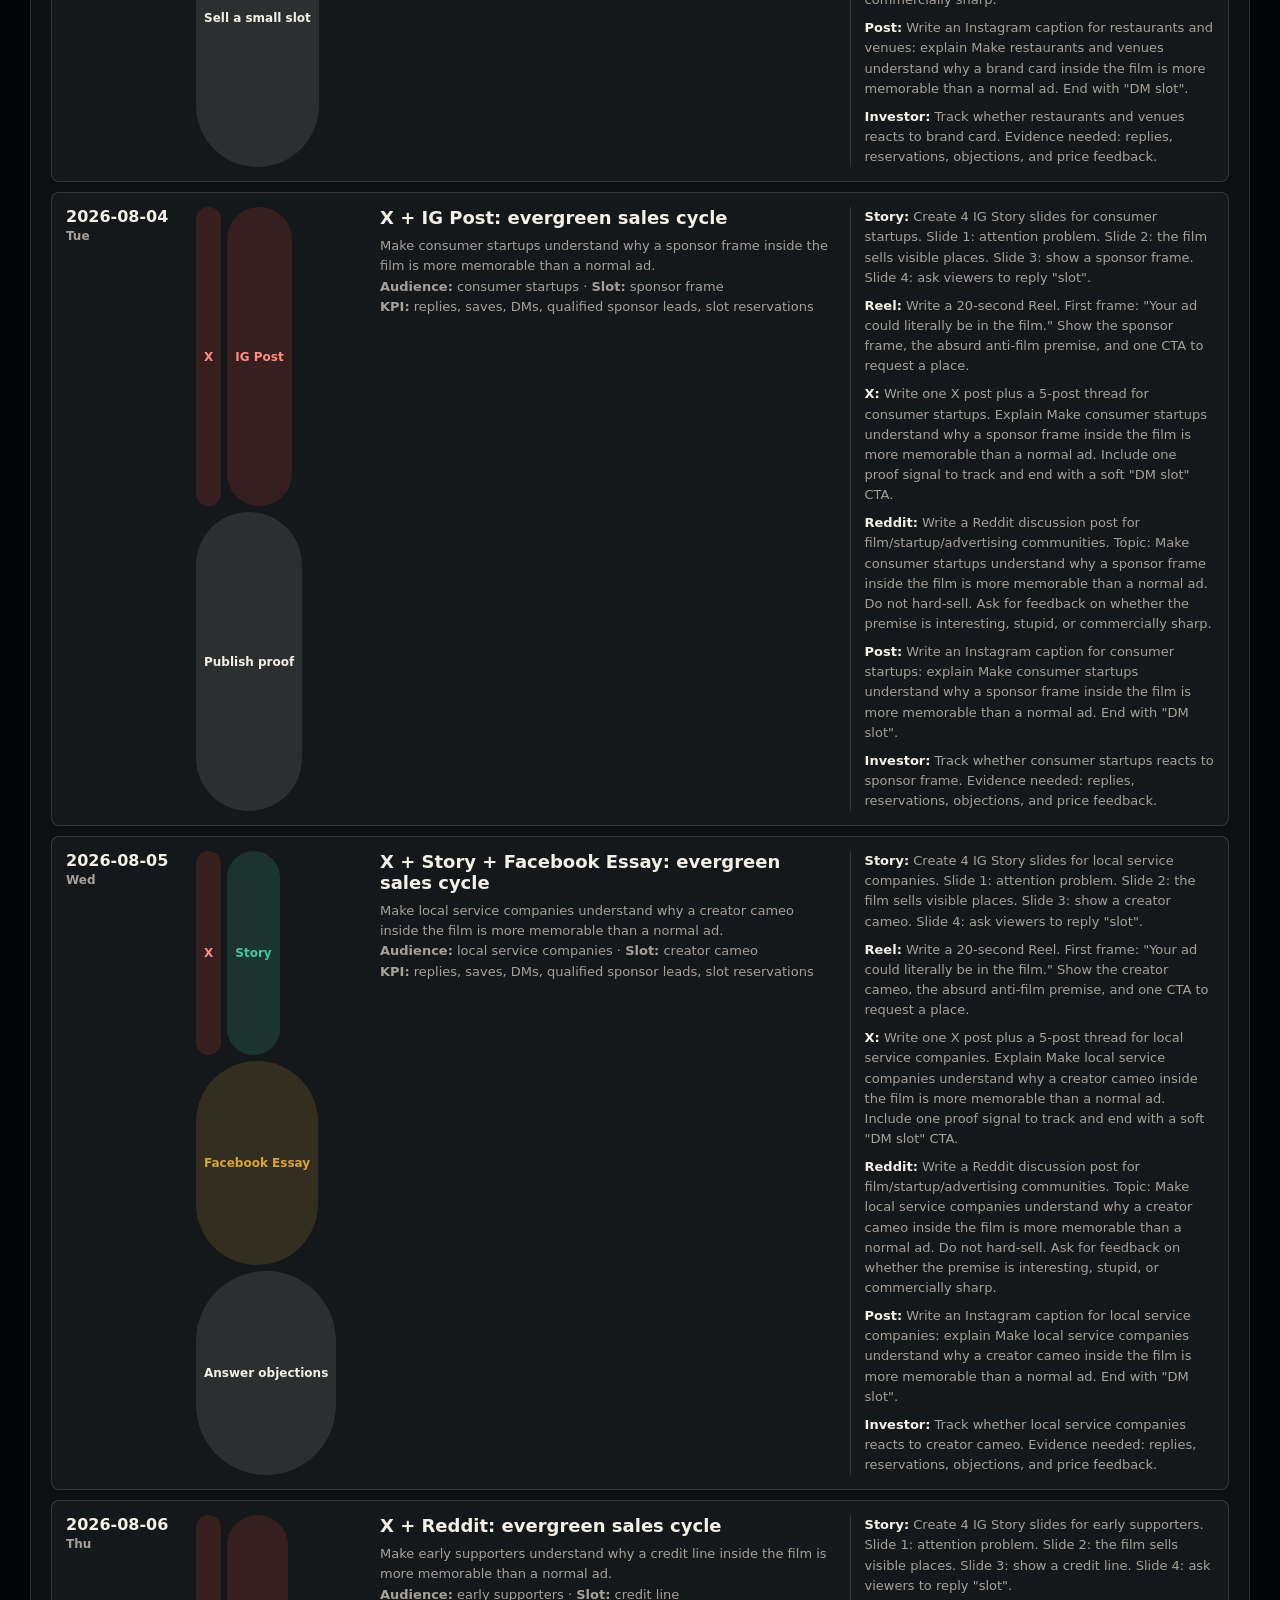
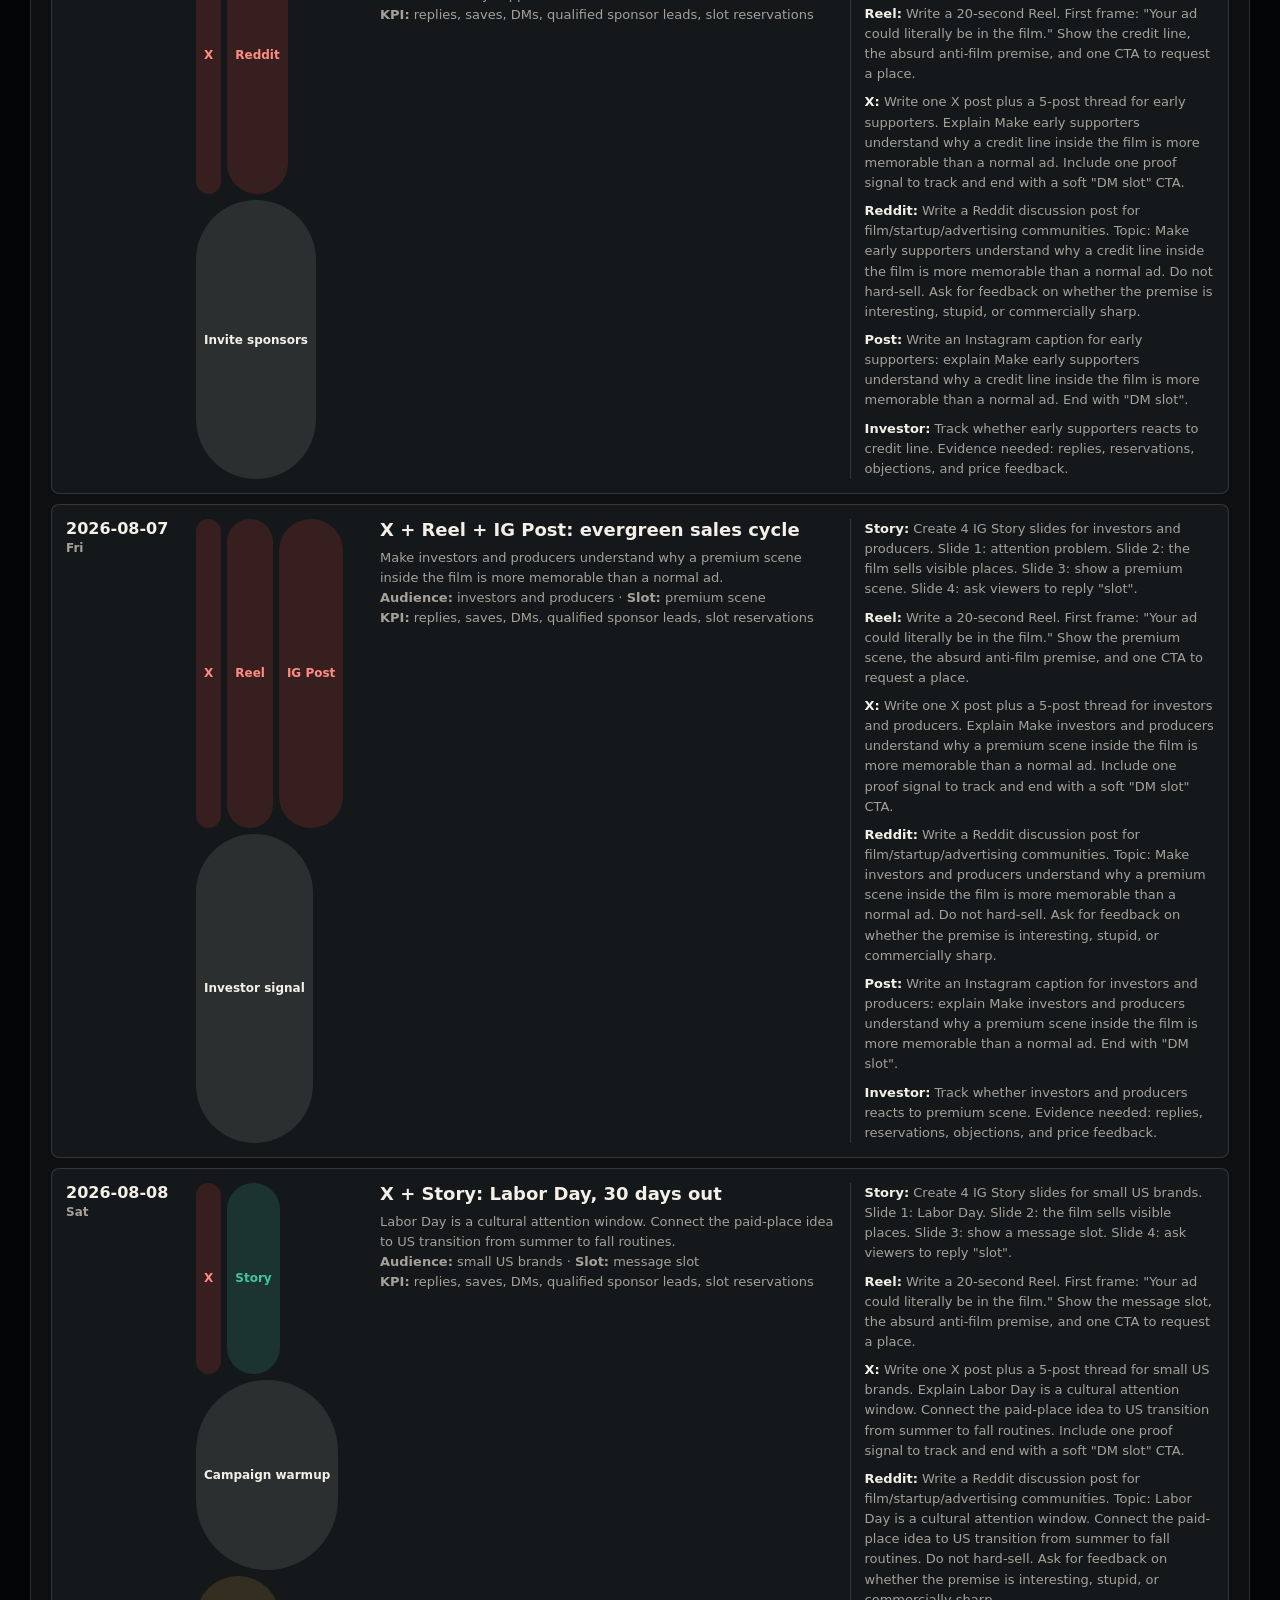
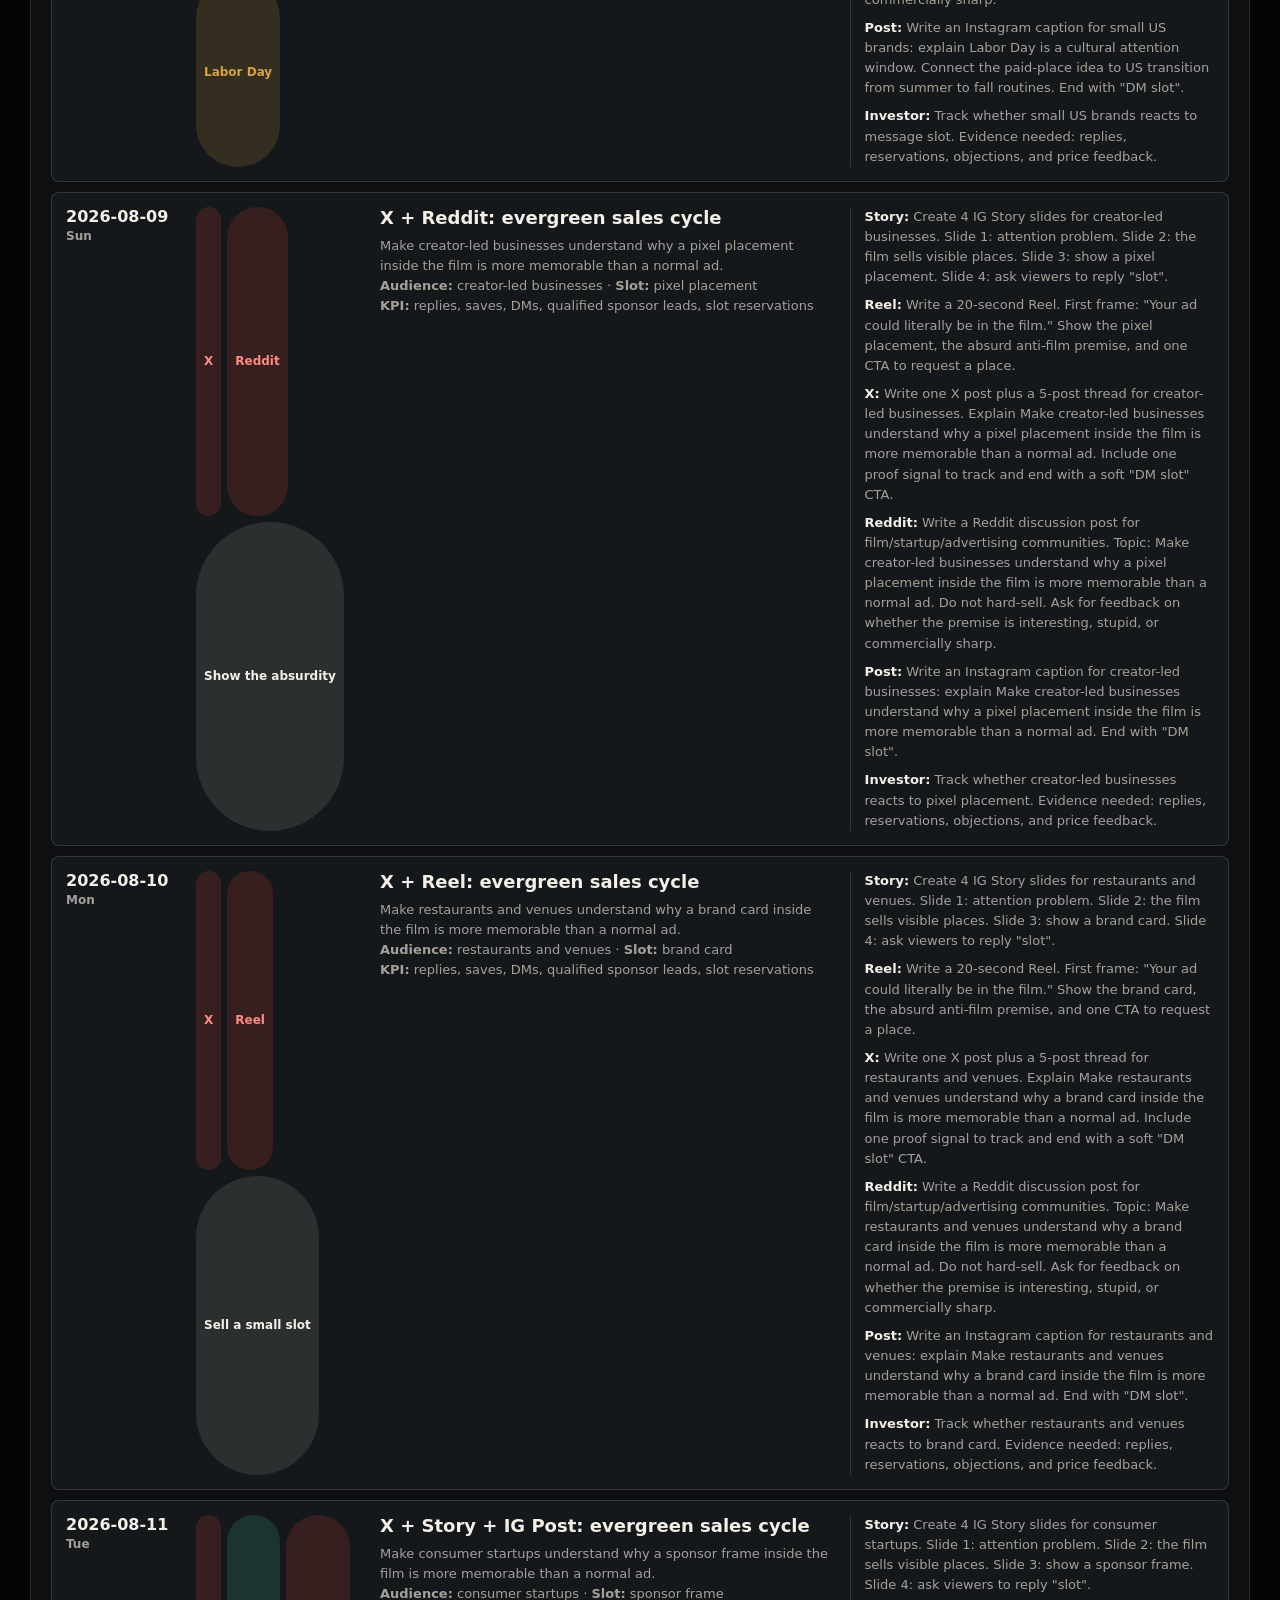
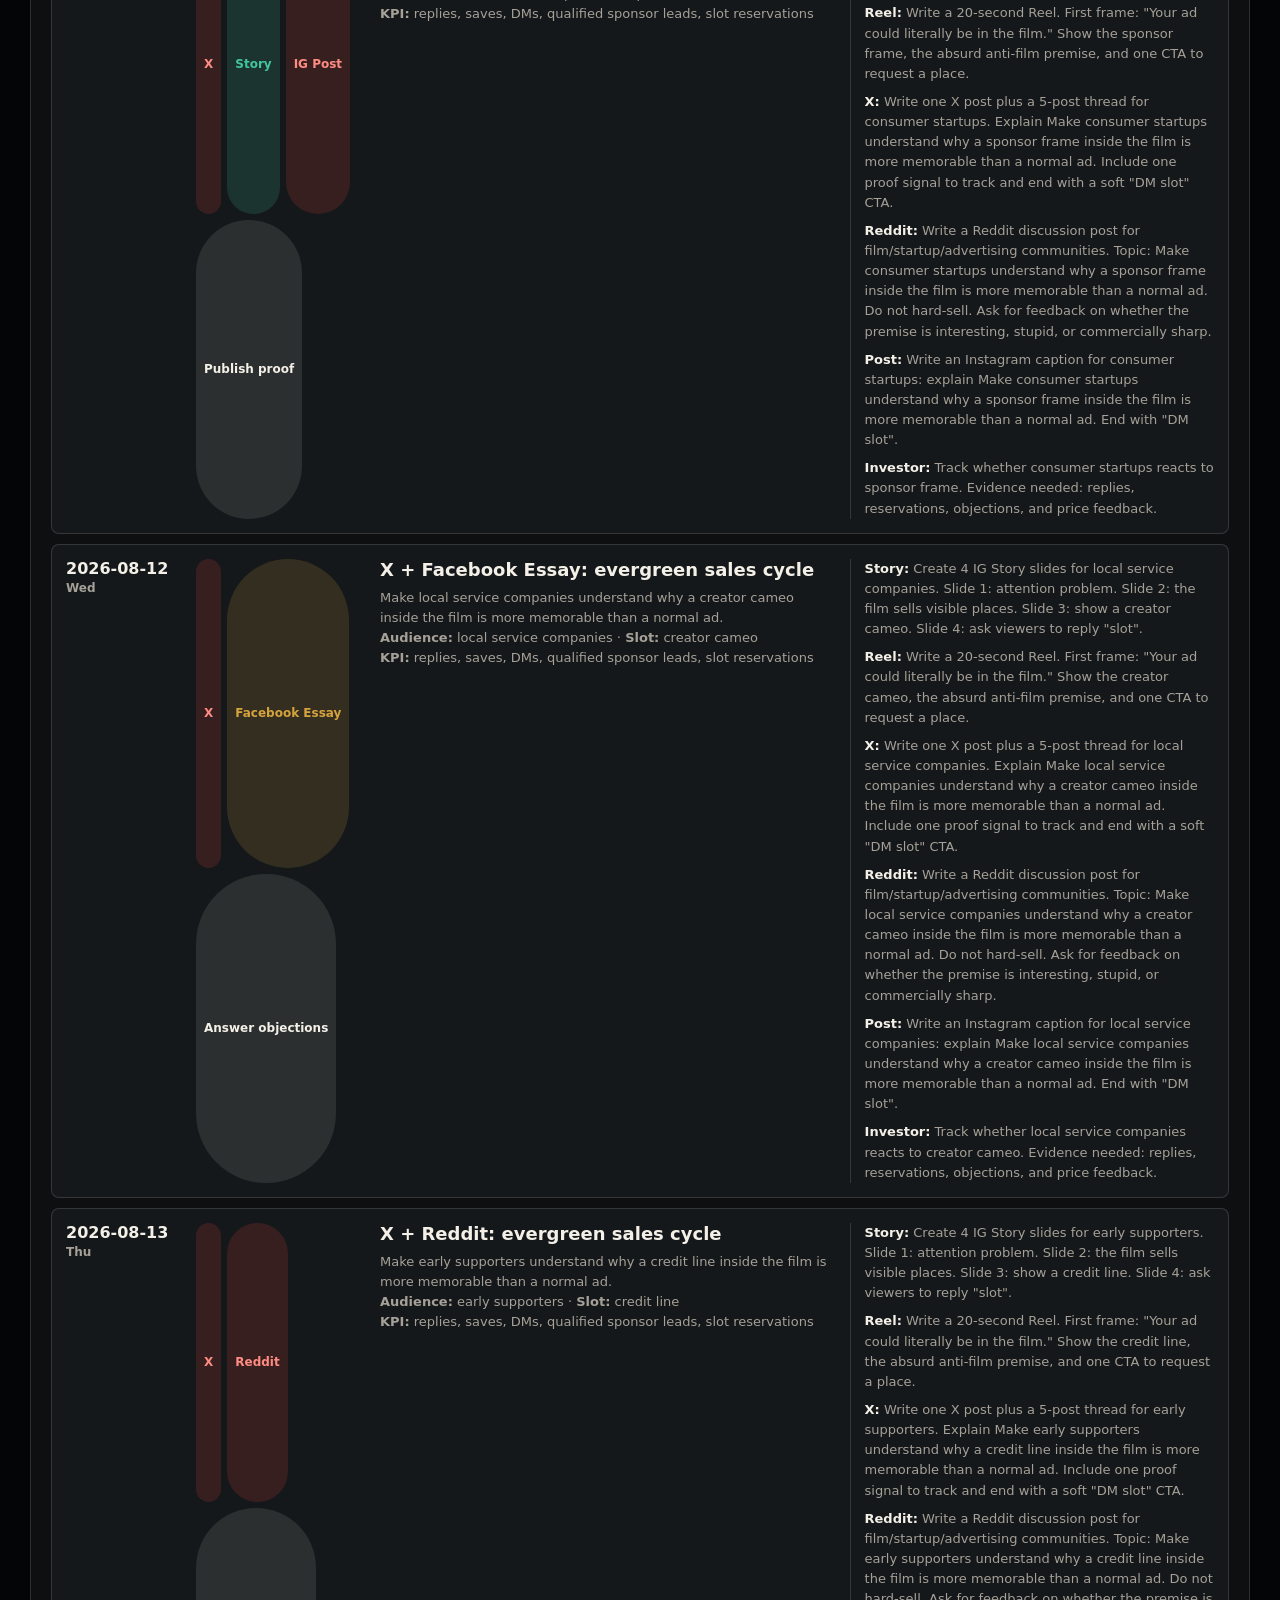
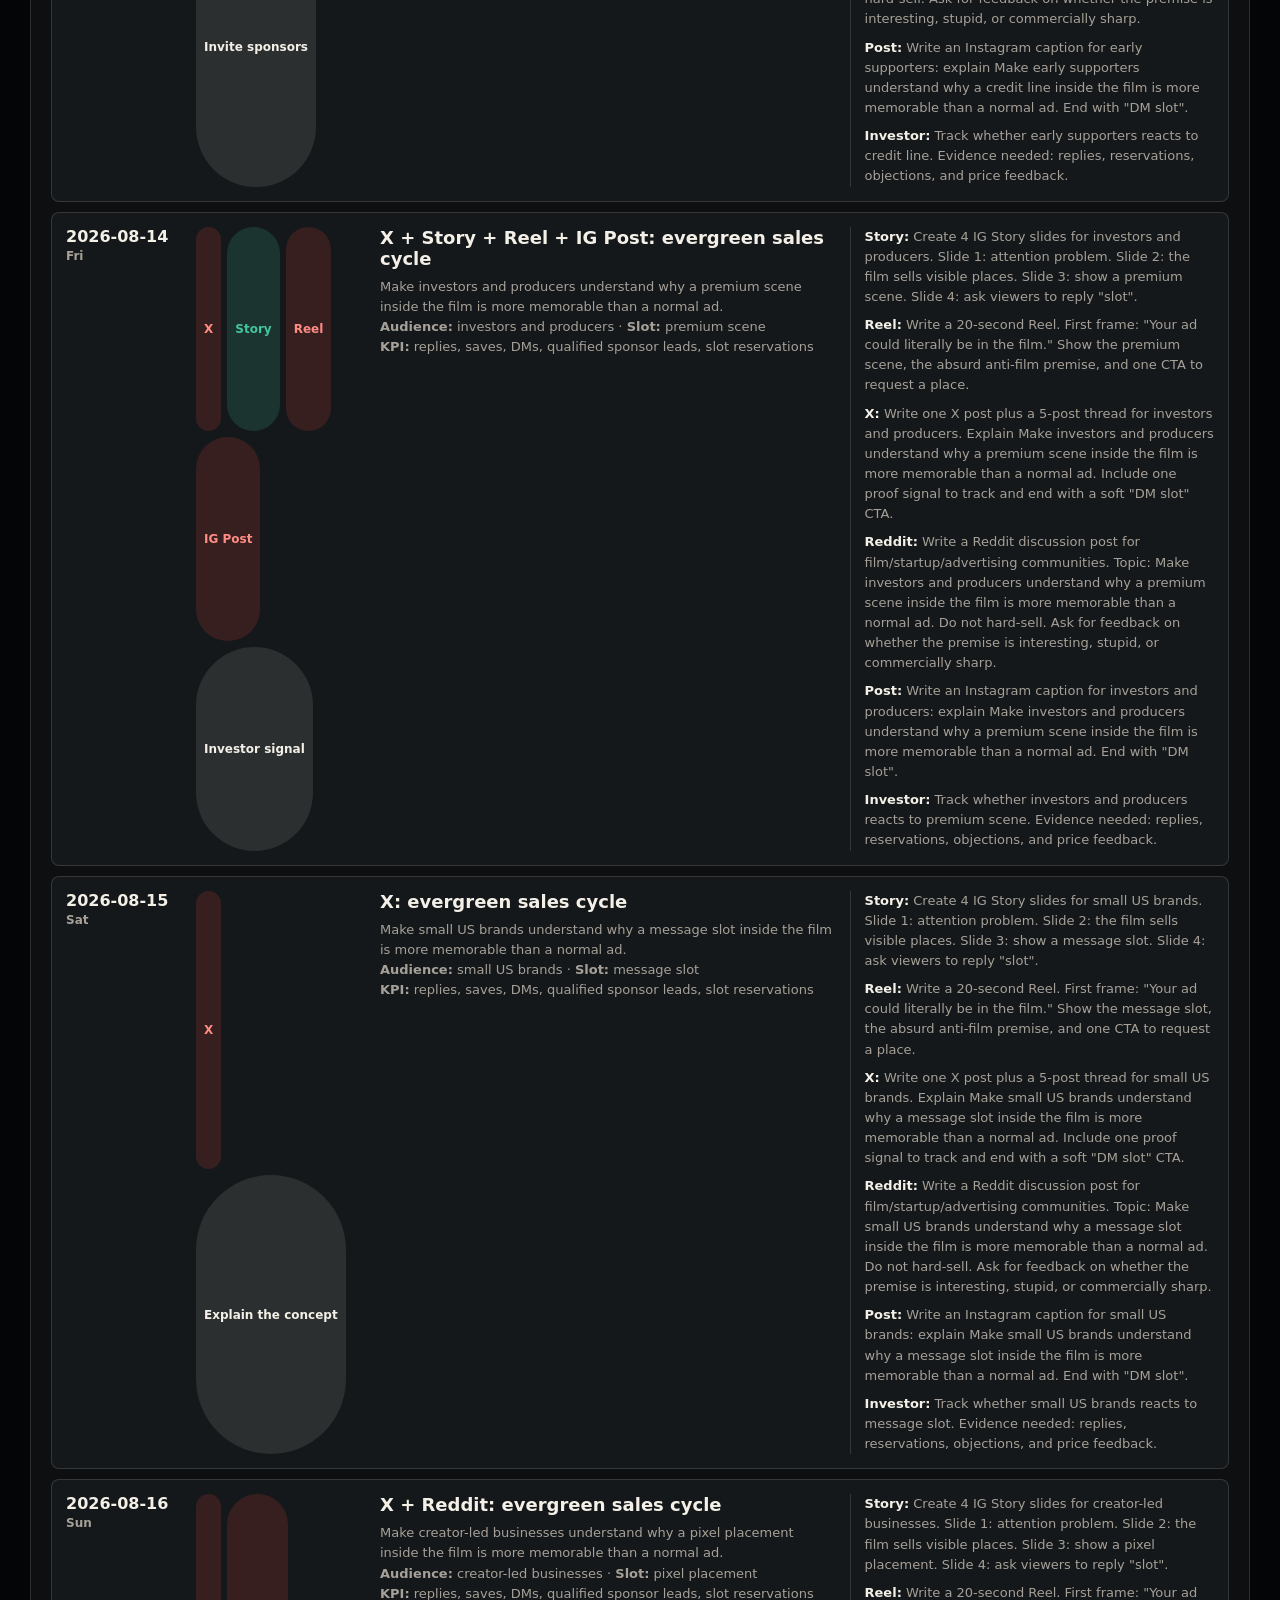
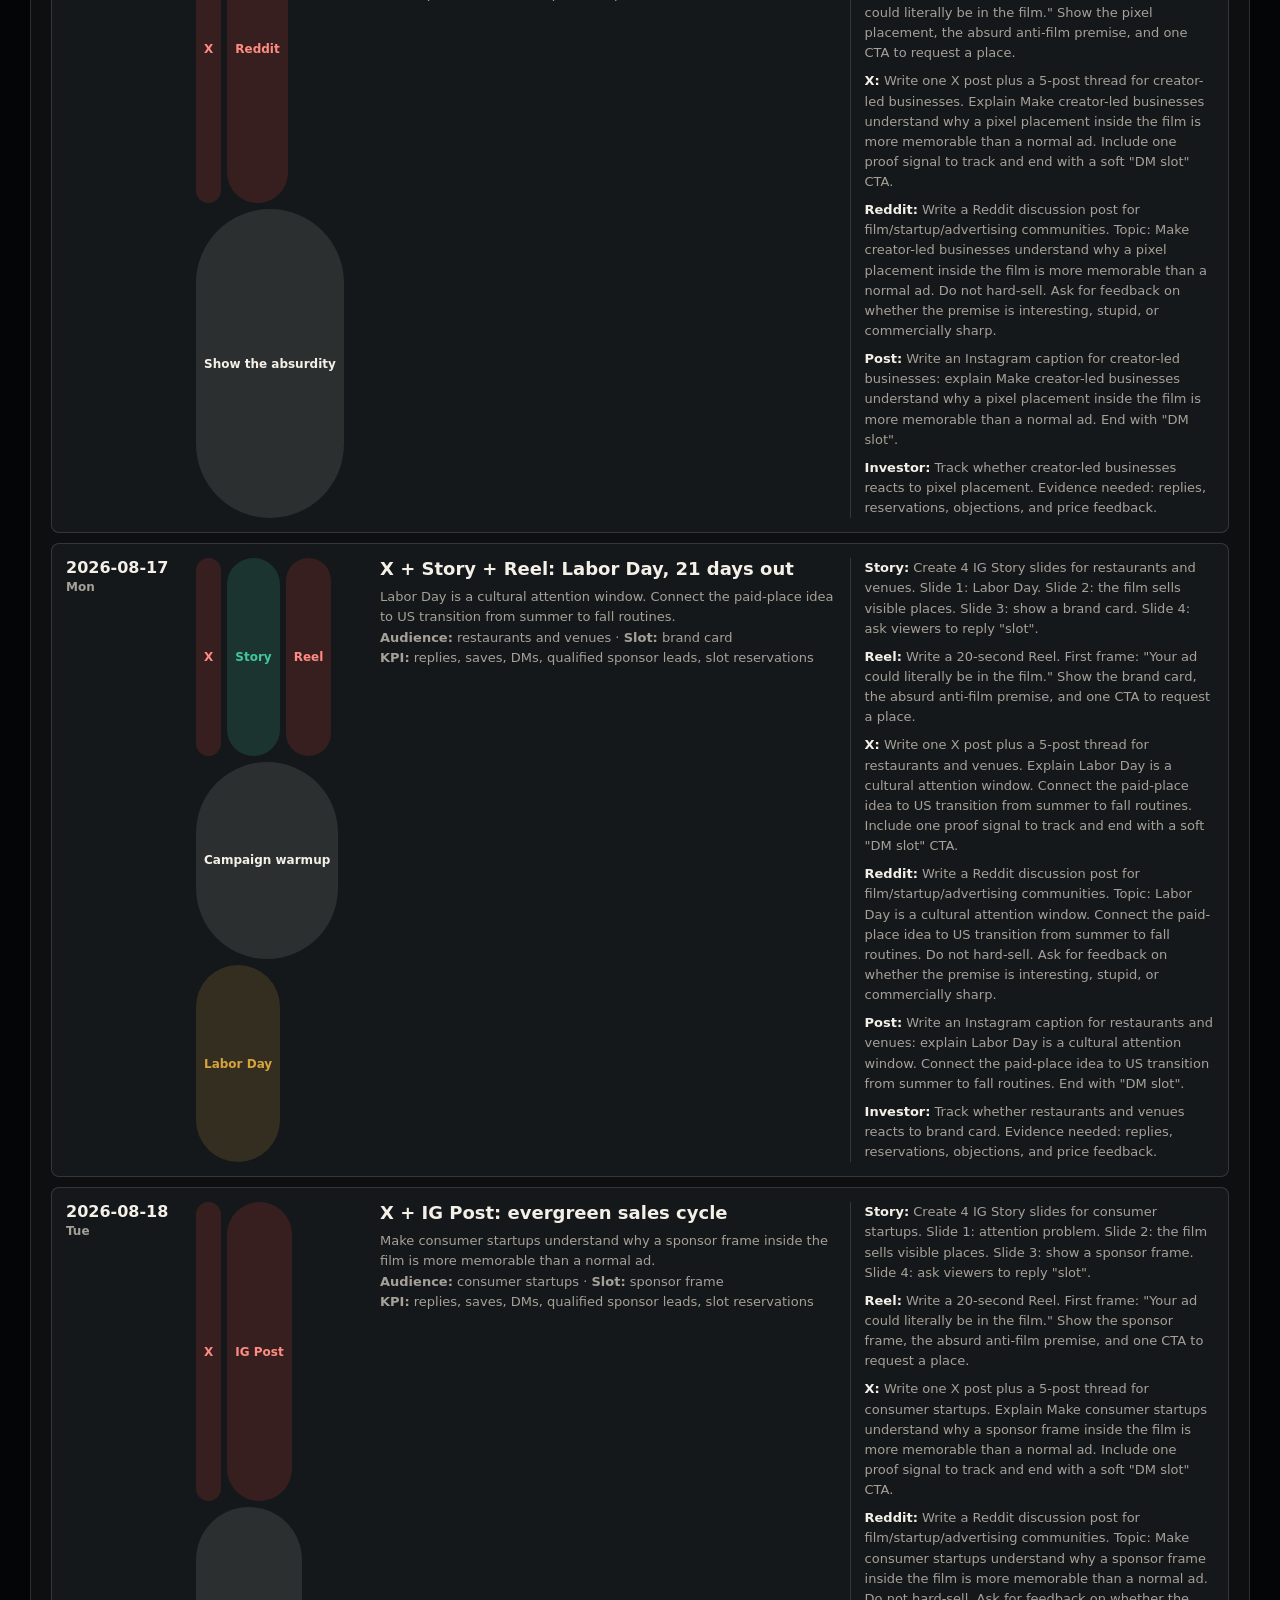
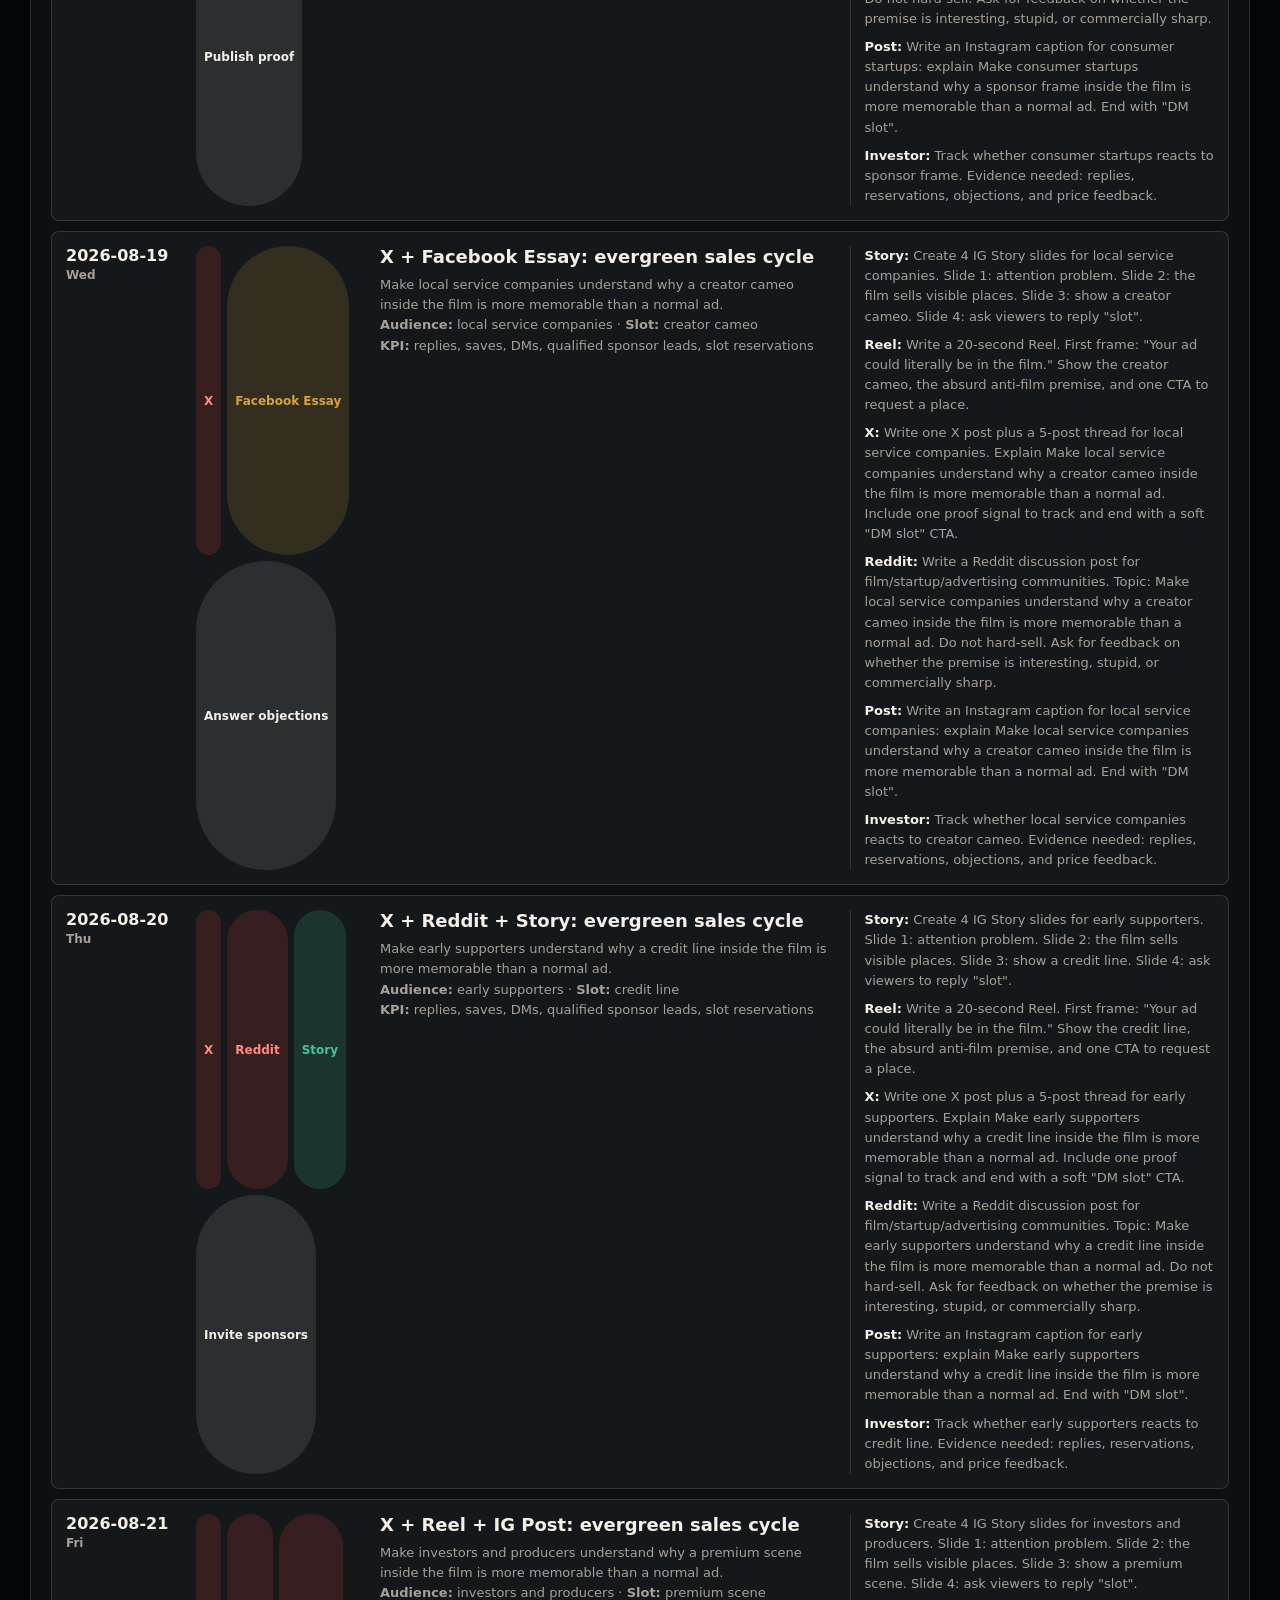
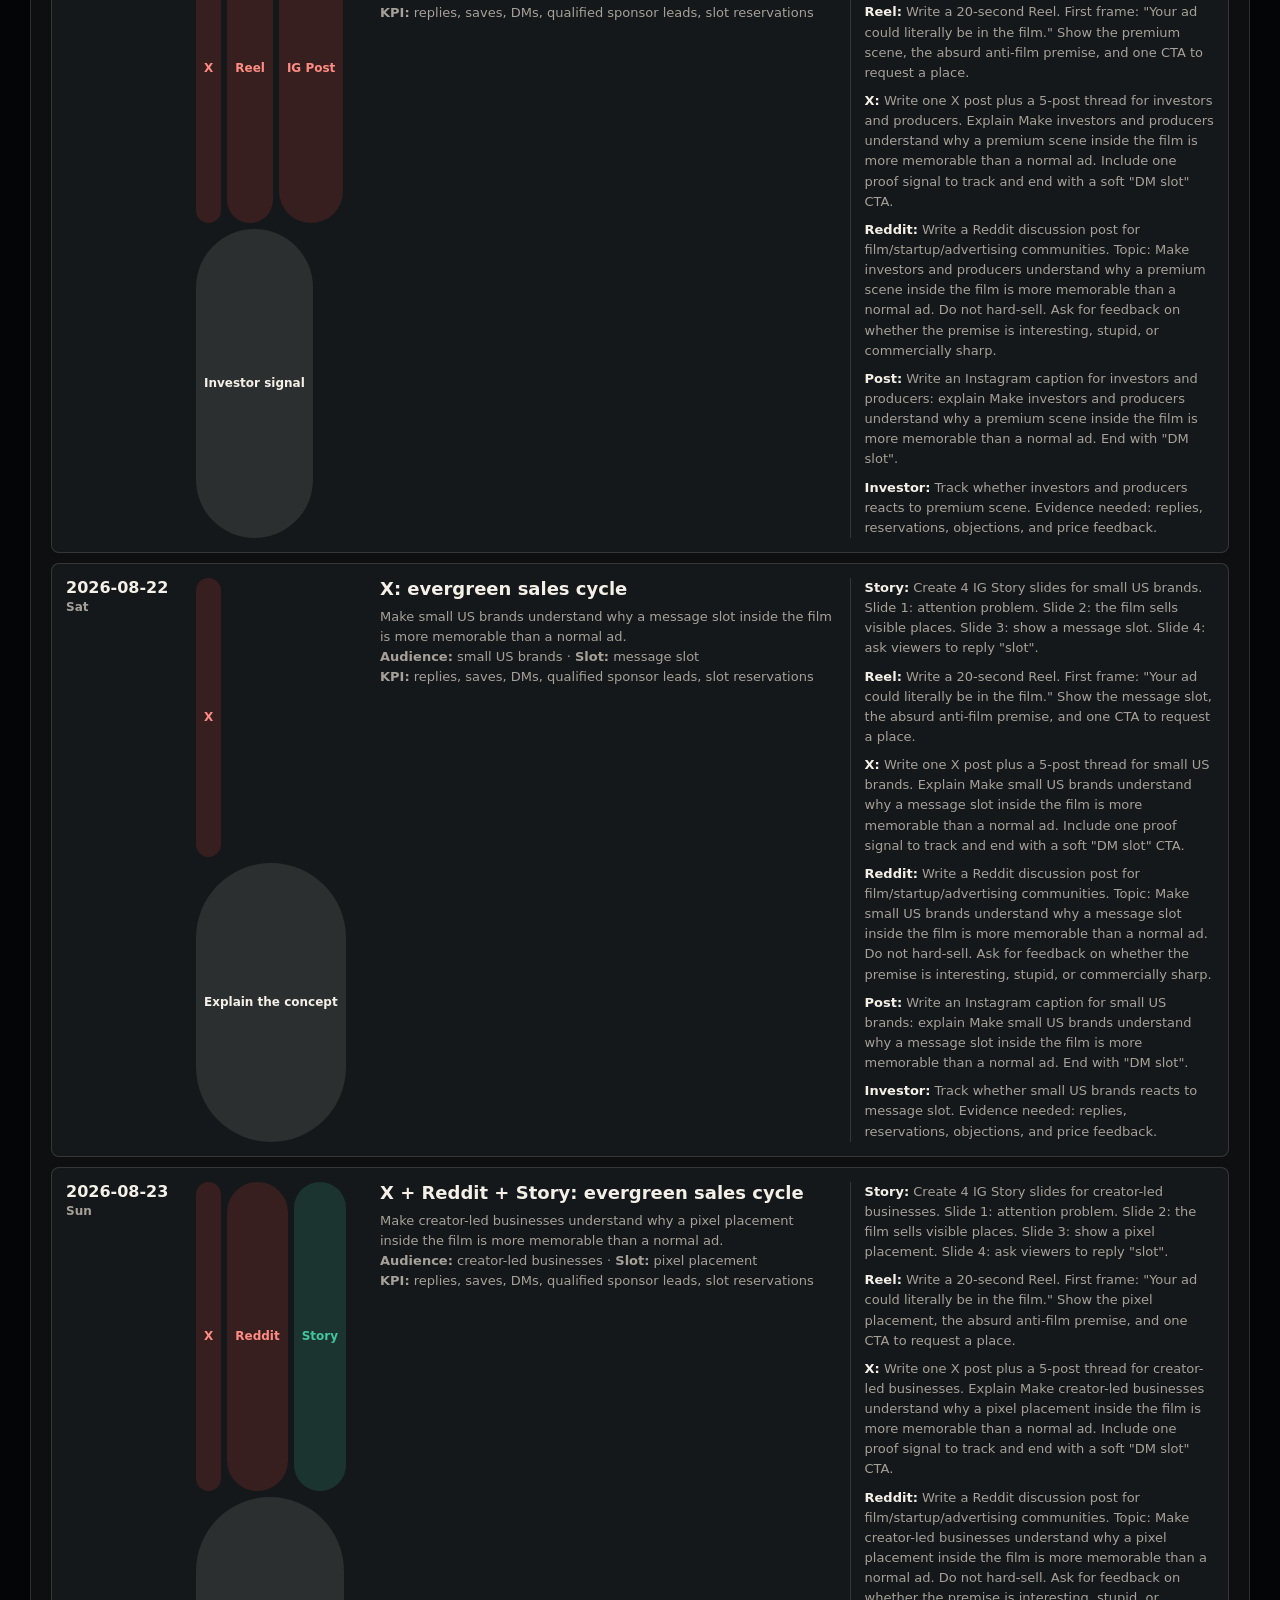
<file: plan/index.html>
<!doctype html>
<html lang="en">
  <head>
    <meta charset="utf-8" />
    <meta name="viewport" content="width=device-width, initial-scale=1" />
    <meta name="theme-color" content="#050607" />
    <meta
      name="description"
      content="Two-year content and sales plan for Your Ad Could Be Here: audience growth, investor narrative, US-market moments, and ad-slot sales."
    />
    <meta property="og:title" content="Your Ad Could Be Here - 2 Year Plan" />
    <meta
      property="og:description"
      content="A professional content operating system for selling places inside the film before the film exists."
    />
    <meta property="og:image" content="../assets/hero-anti-film.png" />
    <title>2 Year Plan | Your Ad Could Be Here</title>
    <link rel="stylesheet" href="styles.css" />
  </head>
  <body>
    <header class="topbar">
      <a class="brand" href="../">Your Ad Could Be Here</a>
      <nav aria-label="Plan navigation">
        <a href="#system">System</a>
        <a href="#calendar">Calendar</a>
        <a href="#visuals">Visuals</a>
        <a href="#prompts">Prompts</a>
        <a href="#investors">Investors</a>
      </nav>
      <a class="contact" href="https://t.me/narek8282">Request a slot</a>
    </header>

    <main>
      <section class="hero">
        <div class="hero-copy">
          <p class="eyebrow">2 Year Content Sales Flow</p>
          <h1>The public operating plan for selling the film before the film exists.</h1>
          <p>
            This is the content engine behind Your Ad Could Be Here: a two-year plan for audience
            growth, investor confidence, sponsor education, and ad-slot sales across Instagram,
            Stories, Reels, X, Reddit, Facebook, and long-form updates.
          </p>
          <div class="hero-actions">
            <a href="#calendar">Open calendar</a>
            <a href="week-1/" class="secondary">Week 1 approved</a>
            <a href="#prompts" class="secondary">See prompt system</a>
          </div>
        </div>
        <div class="hero-media">
          <img src="../assets/plan-content-engine-hero.png" alt="Cinematic content engine and ad-slot planning wall" />
        </div>
      </section>

      <section id="system" class="grid summary-grid">
        <article>
          <span>01</span>
          <h2>Audience</h2>
          <p>
            Build a visible crowd around the absurd idea: a film made from ads, sponsors, paid
            messages, credits, frames, and audience-owned pixels.
          </p>
        </article>
        <article>
          <span>02</span>
          <h2>Sales</h2>
          <p>
            Convert attention into purchased places: message slots, pixel placements, brand cards,
            sponsor frames, creator cameos, and premium scene ownership.
          </p>
        </article>
        <article>
          <span>03</span>
          <h2>Investors</h2>
          <p>
            Show that the project has repeatable demand signals, not only taste: calendar discipline,
            public proof, tracked leads, conversion lessons, and market timing.
          </p>
        </article>
        <article>
          <span>04</span>
          <h2>Production</h2>
          <p>
            Turn every content cycle into assets for the film: comments, paid messages, sponsor
            briefs, ad concepts, and audience reactions become raw material.
          </p>
        </article>
      </section>

      <section class="metrics" aria-label="Two year plan metrics">
        <div><strong id="totalDays">730</strong><span>planned days</span></div>
        <div><strong id="storyTotal">0</strong><span>Story days</span></div>
        <div><strong id="reelTotal">0</strong><span>Reels</span></div>
        <div><strong id="xTotal">0</strong><span>X posts</span></div>
        <div><strong id="redditTotal">0</strong><span>Reddit posts</span></div>
        <div><strong id="postTotal">0</strong><span>IG posts</span></div>
        <div><strong id="fbTotal">0</strong><span>FB essays</span></div>
        <div><strong id="campaignTotal">0</strong><span>campaign hooks</span></div>
      </section>

      <section id="calendar" class="calendar-section">
        <div class="section-head">
          <div>
            <p class="eyebrow">Calendar</p>
            <h2>Two-year operating calendar</h2>
            <p>
              Every day has a job. Publishing days create attention. Quiet days collect leads, proof,
              investor signals, and better creative.
            </p>
          </div>
          <div class="controls">
            <select id="monthSelect" aria-label="Month"></select>
            <select id="typeFilter" aria-label="Content type">
              <option value="all">All work</option>
              <option value="publishing">Publishing only</option>
              <option value="investor">Investor notes</option>
              <option value="campaign">Campaign hooks</option>
            </select>
          </div>
        </div>
        <div id="planRows" class="plan-rows"></div>
      </section>

      <section id="prompts" class="prompt-system">
        <div id="visuals" class="visual-system">
          <div>
            <p class="eyebrow">Visual Generation</p>
            <h2>Unified photo and video style</h2>
            <p>
              The visual system should feel like a premium production desk, not generic AI art:
              dark cinematic rooms, sponsor slots, phone screens, calendars, film frames, US
              holidays, and measurable demand signals. The image above is the first generated
              reference asset for that direction.
            </p>
          </div>
          <div class="visual-card">
            <h3>Master Image Prompt</h3>
            <p>
              Create a cinematic, premium visual for a film-content sales engine: dark production
              room, planning wall, sponsor cards, calendar blocks, phone screens for Stories/Reels,
              X and Reddit, subtle US holiday props, glowing empty ad-slot frames, red/gold/charcoal
              palette, realistic textures, no readable text, no fake logos.
            </p>
          </div>
          <div class="visual-card">
            <h3>Master Video Prompt</h3>
            <p>
              12-second cinematic motion: slow push-in across a dark production desk, film frames
              become glowing ad slots, phone screens animate Stories/Reels/X/Reddit cards, holiday
              campaign objects appear as the calendar advances, ending on an empty premium slot
              ready to be claimed. No voiceover unless added later.
            </p>
          </div>
          <div class="visual-card">
            <h3>Holiday Variant Rule</h3>
            <p>
              Keep the same room, lens, lighting, and palette. Change only the seasonal layer:
              Labor Day, Halloween, Black Friday, Christmas, New Year, Valentine's Day, July 4.
              This keeps every campaign recognizable as one brand.
            </p>
          </div>
          <div class="visual-generator">
            <div>
              <h3>Free Image Generator</h3>
              <p>
                No paid API key. This uses a free image endpoint for fast campaign previews.
                Use it for direction, then regenerate final assets with a stronger model when needed.
              </p>
            </div>
            <div class="generator-controls">
              <select id="visualTheme" aria-label="Visual theme">
                <option value="Labor Day warmup">Labor Day warmup</option>
                <option value="Halloween campaign">Halloween campaign</option>
                <option value="Black Friday sponsor push">Black Friday sponsor push</option>
                <option value="Christmas sponsor slots">Christmas sponsor slots</option>
                <option value="New Year public build log">New Year public build log</option>
                <option value="Investor proof pack">Investor proof pack</option>
              </select>
              <button id="generateFreeImage" type="button">Generate preview</button>
            </div>
            <textarea id="visualPrompt" aria-label="Visual prompt"></textarea>
            <img id="freePreview" alt="Generated campaign preview" loading="lazy" />
          </div>
        </div>
        <div class="section-head">
          <div>
            <p class="eyebrow">Prompt System</p>
            <h2>What each content type must contain</h2>
          </div>
        </div>
        <div class="grid prompt-grid">
          <article>
            <h3>Stories</h3>
            <p>3-5 slides: tension, project proof, open slot, one reply keyword.</p>
            <code>Prompt: Turn this idea into 4 IG Story slides for US sponsors. Slide 1 must create curiosity, slide 2 explains the absurd film mechanic, slide 3 shows the paid place, slide 4 asks for one reply keyword.</code>
          </article>
          <article>
            <h3>Reels</h3>
            <p>15-25 seconds: first-frame hook, visual contradiction, slot reveal, CTA.</p>
            <code>Prompt: Write a 20-second Reel script for a film made from ads. Include timestamped shots, voiceover, on-screen text, and a CTA to request a slot.</code>
          </article>
          <article>
            <h3>X</h3>
            <p>Daily public build log: sharp thesis, proof signal, open question, slot CTA.</p>
            <code>Prompt: Write one X post and one 5-post thread about this project update. Make it credible to creators, sponsors, and investors. Include one data point or proof signal and end with a soft slot CTA.</code>
          </article>
          <article>
            <h3>Reddit</h3>
            <p>Discussion-first posts for film, advertising, startups, and weird internet communities.</p>
            <code>Prompt: Write a Reddit post that starts a real discussion about a film built from ads. No hard selling. Include context, the creative/business question, what feedback is needed, and one transparent disclosure that the project is being built publicly.</code>
          </article>
          <article>
            <h3>Instagram Posts</h3>
            <p>One idea, short lines, proof or belief shift, slot CTA.</p>
            <code>Prompt: Write an Instagram caption that makes sponsors understand why buying a visible place inside the film is culturally sharper than buying a normal ad.</code>
          </article>
          <article>
            <h3>Facebook Essays</h3>
            <p>Founder logic, market context, investor signal, detailed CTA.</p>
            <code>Prompt: Write a Facebook long post explaining the business logic behind selling the film before production. Make it credible to sponsors, early supporters, and investors.</code>
          </article>
        </div>
      </section>

      <section id="investors" class="investor-section">
        <div>
          <p class="eyebrow">Investor Narrative</p>
          <h2>This plan is not only marketing. It is demand validation.</h2>
          <p>
            Each month should produce evidence: DMs, reservations, sponsor objections, price
            resistance, creative reactions, comments, and repeatable hooks. The investor story is
            simple: the project is testing distribution and revenue before production cost scales.
          </p>
        </div>
        <div class="investor-card">
          <h3>Monthly proof pack</h3>
          <ul>
            <li>Best performing hook</li>
            <li>Most requested slot type</li>
            <li>Number of qualified sponsor conversations</li>
            <li>Reservation value and close rate</li>
            <li>Audience objections converted into FAQ</li>
            <li>Content that should become film material</li>
          </ul>
        </div>
      </section>
    </main>

    <script src="plan.js"></script>
  </body>
</html>
</file>
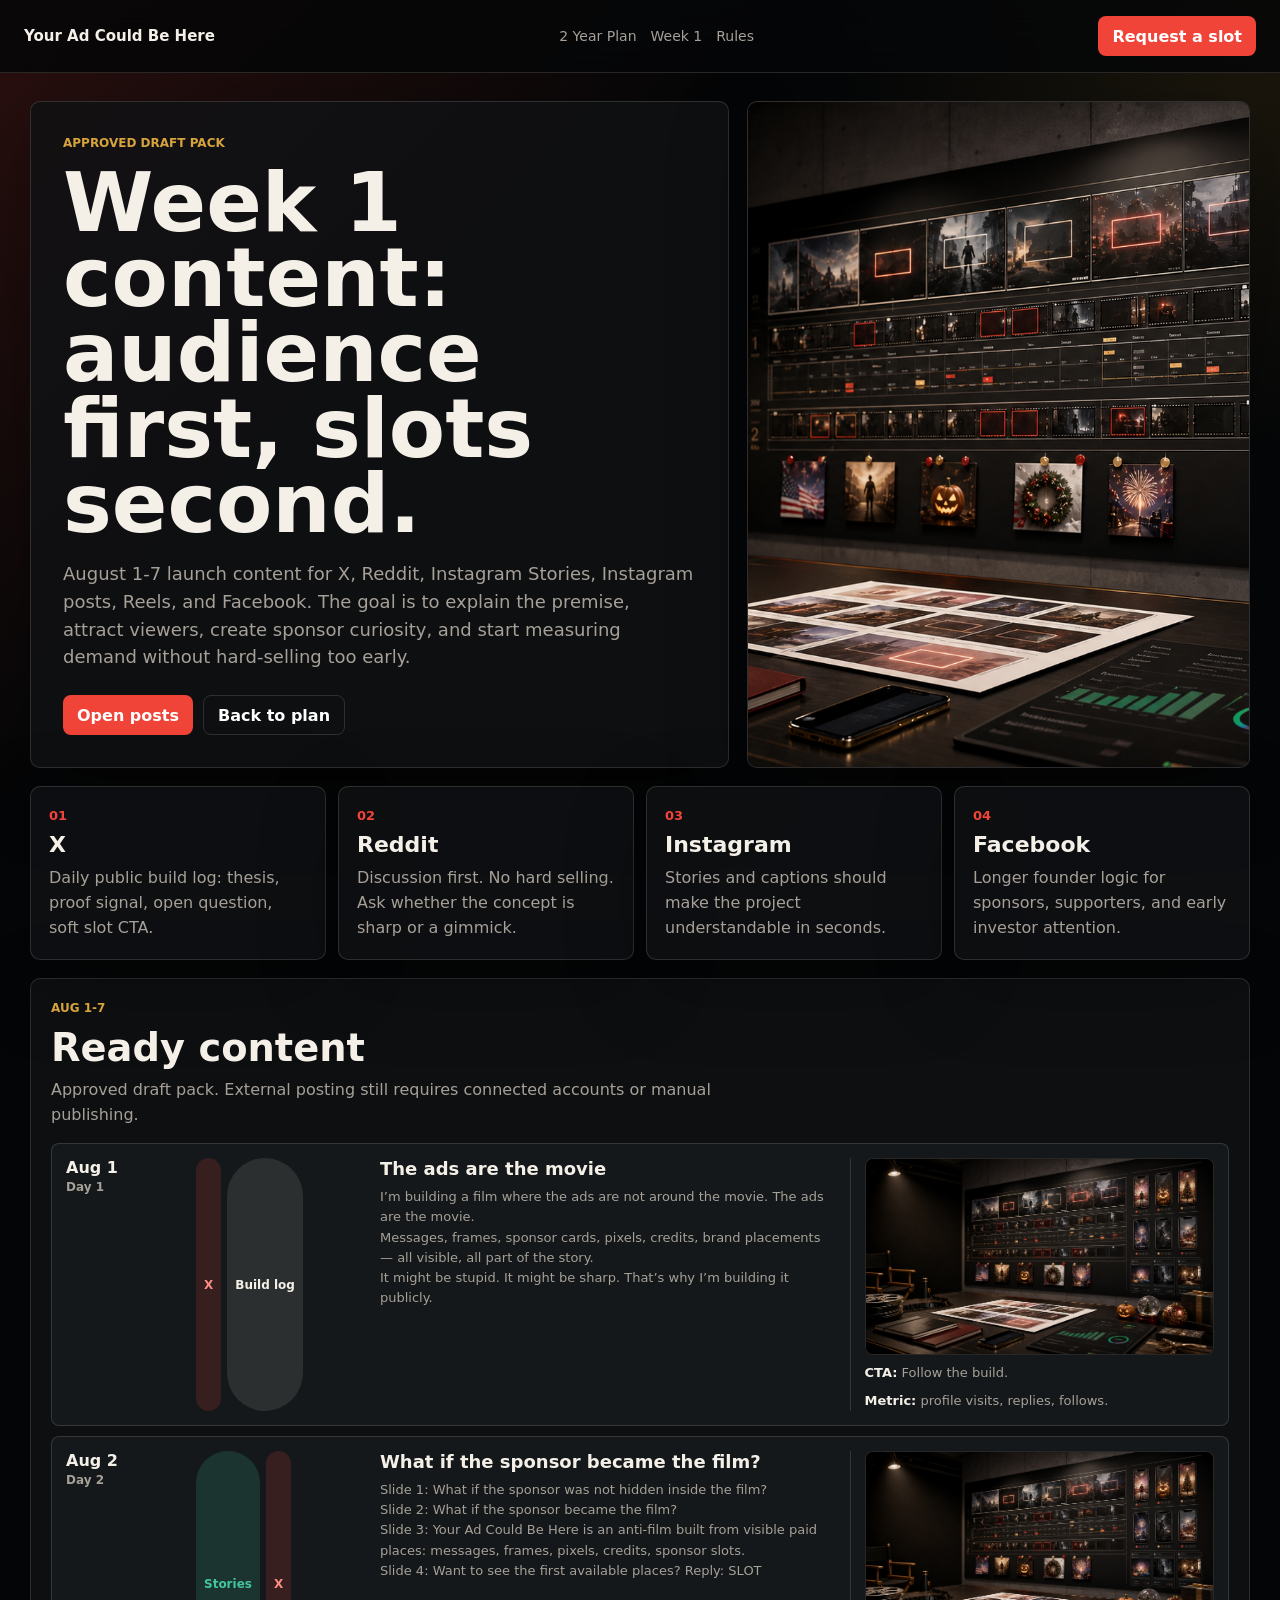
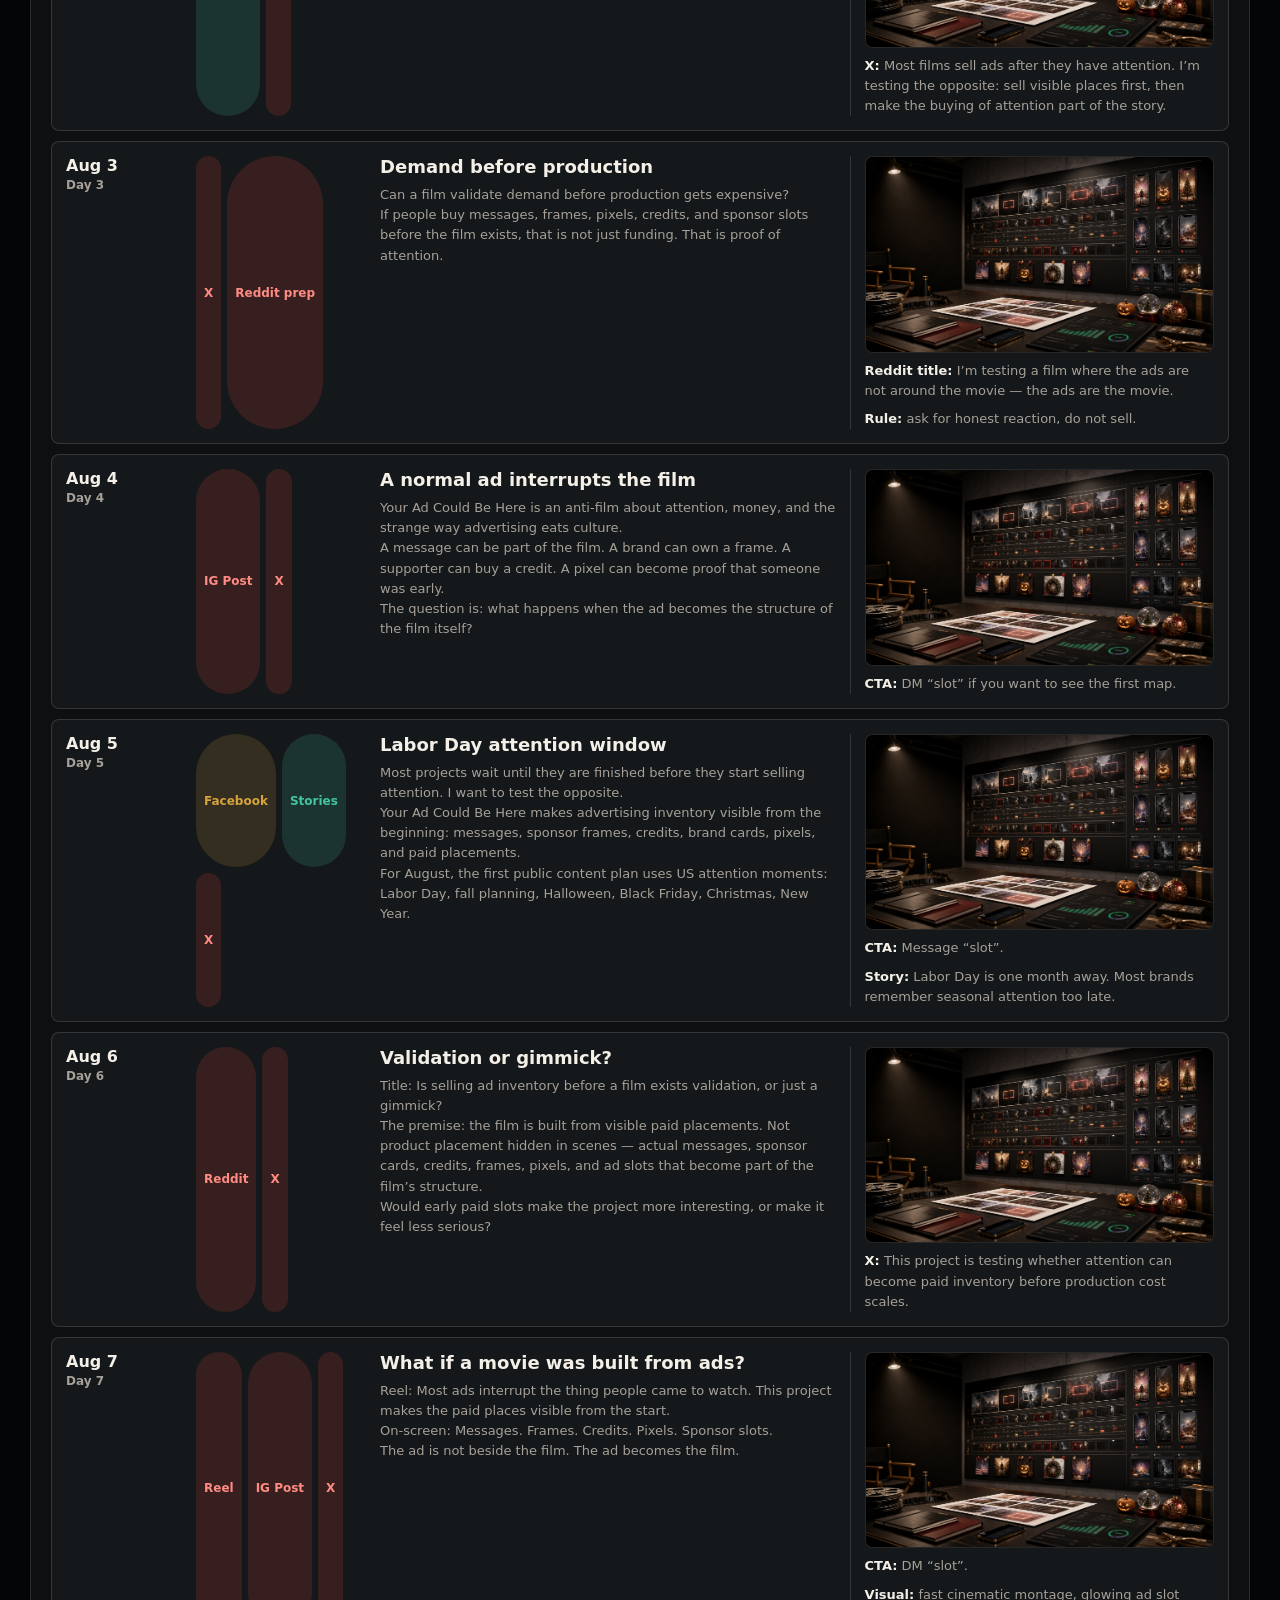
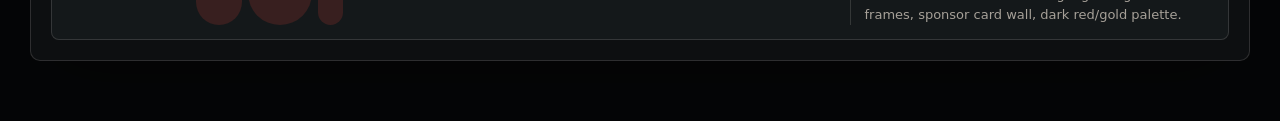
<file: plan/week-1/index.html>
<!doctype html>
<html lang="en">
  <head>
    <meta charset="utf-8" />
    <meta name="viewport" content="width=device-width, initial-scale=1" />
    <meta name="theme-color" content="#050607" />
    <meta name="description" content="Approved week 1 content pack for Your Ad Could Be Here." />
    <title>Week 1 Content | Your Ad Could Be Here</title>
    <link rel="stylesheet" href="../styles.css" />
  </head>
  <body>
    <header class="topbar">
      <a class="brand" href="../../">Your Ad Could Be Here</a>
      <nav aria-label="Week navigation">
        <a href="../">2 Year Plan</a>
        <a href="#content">Week 1</a>
        <a href="#rules">Rules</a>
      </nav>
      <a class="contact" href="https://t.me/narek8282">Request a slot</a>
    </header>

    <main>
      <section class="hero">
        <div class="hero-copy">
          <p class="eyebrow">Approved Draft Pack</p>
          <h1>Week 1 content: audience first, slots second.</h1>
          <p>
            August 1-7 launch content for X, Reddit, Instagram Stories, Instagram posts, Reels,
            and Facebook. The goal is to explain the premise, attract viewers, create sponsor
            curiosity, and start measuring demand without hard-selling too early.
          </p>
          <div class="hero-actions">
            <a href="#content">Open posts</a>
            <a href="../" class="secondary">Back to plan</a>
          </div>
        </div>
        <div class="hero-media">
          <img src="../../assets/plan-content-engine-hero.png" alt="Content engine planning wall" />
        </div>
      </section>

      <section id="rules" class="grid summary-grid">
        <article>
          <span>01</span>
          <h2>X</h2>
          <p>Daily public build log: thesis, proof signal, open question, soft slot CTA.</p>
        </article>
        <article>
          <span>02</span>
          <h2>Reddit</h2>
          <p>Discussion first. No hard selling. Ask whether the concept is sharp or a gimmick.</p>
        </article>
        <article>
          <span>03</span>
          <h2>Instagram</h2>
          <p>Stories and captions should make the project understandable in seconds.</p>
        </article>
        <article>
          <span>04</span>
          <h2>Facebook</h2>
          <p>Longer founder logic for sponsors, supporters, and early investor attention.</p>
        </article>
      </section>

      <section id="content" class="calendar-section">
        <div class="section-head">
          <div>
            <p class="eyebrow">Aug 1-7</p>
            <h2>Ready content</h2>
            <p>Approved draft pack. External posting still requires connected accounts or manual publishing.</p>
          </div>
        </div>

        <div class="plan-rows">
          <article class="plan-row">
            <div class="date">Aug 1<span>Day 1</span></div>
            <div class="badges"><span class="badge x">X</span><span class="badge">Build log</span></div>
            <div class="row-copy">
              <h3>The ads are the movie</h3>
              <p>I’m building a film where the ads are not around the movie. The ads are the movie.</p>
              <p>Messages, frames, sponsor cards, pixels, credits, brand placements — all visible, all part of the story.</p>
              <p>It might be stupid. It might be sharp. That’s why I’m building it publicly.</p>
            </div>
            <div class="row-prompts"><img class="week-visual" src="../../assets/week-1/day-1-build-log.png" alt="Day 1 build log visual" /><p><strong>CTA:</strong> Follow the build.</p><p><strong>Metric:</strong> profile visits, replies, follows.</p></div>
          </article>

          <article class="plan-row">
            <div class="date">Aug 2<span>Day 2</span></div>
            <div class="badges"><span class="badge story">Stories</span><span class="badge x">X</span></div>
            <div class="row-copy">
              <h3>What if the sponsor became the film?</h3>
              <p>Slide 1: What if the sponsor was not hidden inside the film?</p>
              <p>Slide 2: What if the sponsor became the film?</p>
              <p>Slide 3: Your Ad Could Be Here is an anti-film built from visible paid places: messages, frames, pixels, credits, sponsor slots.</p>
              <p>Slide 4: Want to see the first available places? Reply: SLOT</p>
            </div>
            <div class="row-prompts"><img class="week-visual" src="../../assets/week-1/day-2-stories.png" alt="Day 2 story visual" /><p><strong>X:</strong> Most films sell ads after they have attention. I’m testing the opposite: sell visible places first, then make the buying of attention part of the story.</p></div>
          </article>

          <article class="plan-row">
            <div class="date">Aug 3<span>Day 3</span></div>
            <div class="badges"><span class="badge x">X</span><span class="badge reddit">Reddit prep</span></div>
            <div class="row-copy">
              <h3>Demand before production</h3>
              <p>Can a film validate demand before production gets expensive?</p>
              <p>If people buy messages, frames, pixels, credits, and sponsor slots before the film exists, that is not just funding. That is proof of attention.</p>
            </div>
            <div class="row-prompts"><img class="week-visual" src="../../assets/week-1/day-3-reddit.png" alt="Day 3 Reddit discussion visual" /><p><strong>Reddit title:</strong> I’m testing a film where the ads are not around the movie — the ads are the movie.</p><p><strong>Rule:</strong> ask for honest reaction, do not sell.</p></div>
          </article>

          <article class="plan-row">
            <div class="date">Aug 4<span>Day 4</span></div>
            <div class="badges"><span class="badge post">IG Post</span><span class="badge x">X</span></div>
            <div class="row-copy">
              <h3>A normal ad interrupts the film</h3>
              <p>Your Ad Could Be Here is an anti-film about attention, money, and the strange way advertising eats culture.</p>
              <p>A message can be part of the film. A brand can own a frame. A supporter can buy a credit. A pixel can become proof that someone was early.</p>
              <p>The question is: what happens when the ad becomes the structure of the film itself?</p>
            </div>
            <div class="row-prompts"><img class="week-visual" src="../../assets/week-1/day-4-instagram.png" alt="Day 4 Instagram visual" /><p><strong>CTA:</strong> DM “slot” if you want to see the first map.</p></div>
          </article>

          <article class="plan-row">
            <div class="date">Aug 5<span>Day 5</span></div>
            <div class="badges"><span class="badge fb">Facebook</span><span class="badge story">Stories</span><span class="badge x">X</span></div>
            <div class="row-copy">
              <h3>Labor Day attention window</h3>
              <p>Most projects wait until they are finished before they start selling attention. I want to test the opposite.</p>
              <p>Your Ad Could Be Here makes advertising inventory visible from the beginning: messages, sponsor frames, credits, brand cards, pixels, and paid placements.</p>
              <p>For August, the first public content plan uses US attention moments: Labor Day, fall planning, Halloween, Black Friday, Christmas, New Year.</p>
            </div>
            <div class="row-prompts"><img class="week-visual" src="../../assets/week-1/day-5-labor-day.png" alt="Day 5 Labor Day visual" /><p><strong>CTA:</strong> Message “slot”.</p><p><strong>Story:</strong> Labor Day is one month away. Most brands remember seasonal attention too late.</p></div>
          </article>

          <article class="plan-row">
            <div class="date">Aug 6<span>Day 6</span></div>
            <div class="badges"><span class="badge reddit">Reddit</span><span class="badge x">X</span></div>
            <div class="row-copy">
              <h3>Validation or gimmick?</h3>
              <p>Title: Is selling ad inventory before a film exists validation, or just a gimmick?</p>
              <p>The premise: the film is built from visible paid placements. Not product placement hidden in scenes — actual messages, sponsor cards, credits, frames, pixels, and ad slots that become part of the film’s structure.</p>
              <p>Would early paid slots make the project more interesting, or make it feel less serious?</p>
            </div>
            <div class="row-prompts"><img class="week-visual" src="../../assets/week-1/day-6-validation.png" alt="Day 6 validation visual" /><p><strong>X:</strong> This project is testing whether attention can become paid inventory before production cost scales.</p></div>
          </article>

          <article class="plan-row">
            <div class="date">Aug 7<span>Day 7</span></div>
            <div class="badges"><span class="badge reel">Reel</span><span class="badge post">IG Post</span><span class="badge x">X</span></div>
            <div class="row-copy">
              <h3>What if a movie was built from ads?</h3>
              <p>Reel: Most ads interrupt the thing people came to watch. This project makes the paid places visible from the start.</p>
              <p>On-screen: Messages. Frames. Credits. Pixels. Sponsor slots.</p>
              <p>The ad is not beside the film. The ad becomes the film.</p>
            </div>
            <div class="row-prompts"><img class="week-visual" src="../../assets/week-1/day-7-reel.png" alt="Day 7 Reel visual" /><p><strong>CTA:</strong> DM “slot”.</p><p><strong>Visual:</strong> fast cinematic montage, glowing ad slot frames, sponsor card wall, dark red/gold palette.</p></div>
          </article>
        </div>
      </section>
    </main>
  </body>
</html>
</file>
<file: styles.css>
:root {
  --bg: #050607;
  --panel: #090b0d;
  --panel-2: #0d1013;
  --line: rgba(215, 225, 230, 0.16);
  --line-strong: rgba(215, 225, 230, 0.28);
  --text: #f4f1e9;
  --muted: #8f9699;
  --dim: #565d61;
  --red: #d73a3c;
  --red-dark: #8d2024;
  --blue: #3ca7cf;
  --green: #79d3b6;
  color-scheme: dark;
}

* {
  box-sizing: border-box;
}

html {
  scroll-behavior: smooth;
}

body {
  background:
    radial-gradient(circle at 44% 2%, rgba(54, 127, 152, 0.14), transparent 34rem),
    radial-gradient(circle at 78% 44%, rgba(185, 34, 42, 0.12), transparent 28rem),
    var(--bg);
  color: var(--text);
  font-family: "Arial Narrow", "Roboto Condensed", Impact, "Segoe UI", Arial, sans-serif;
  letter-spacing: 0;
  margin: 0;
}

body::before {
  background:
    linear-gradient(rgba(255, 255, 255, 0.025) 1px, transparent 1px),
    linear-gradient(90deg, rgba(255, 255, 255, 0.018) 1px, transparent 1px);
  background-size: 100% 6px, 38px 100%;
  content: "";
  inset: 0;
  opacity: 0.45;
  pointer-events: none;
  position: fixed;
  z-index: 50;
}

a {
  color: inherit;
  text-decoration: none;
}

button,
a {
  font: inherit;
}

img {
  display: block;
  max-width: 100%;
}

h1,
h2,
h3,
p {
  margin-top: 0;
}

h1,
h2,
h3,
.logo,
.nav,
.login,
.red-button,
.outline-button,
.ghost-button,
.fact,
.footer,
.steps b {
  text-transform: uppercase;
}

h1 {
  font-size: clamp(58px, 6.8vw, 106px);
  font-stretch: condensed;
  font-weight: 950;
  letter-spacing: 0;
  line-height: 0.86;
  margin-bottom: 24px;
}

h2 {
  font-size: clamp(28px, 2.4vw, 44px);
  font-weight: 950;
  letter-spacing: 0;
  line-height: 0.95;
  margin-bottom: 22px;
}

h3 {
  color: #e3e0da;
  font-size: 14px;
  font-weight: 900;
  letter-spacing: 0.02em;
  line-height: 1.1;
  margin-bottom: 8px;
}

p {
  color: var(--muted);
  font-family: "Segoe UI", Arial, sans-serif;
  font-size: 14px;
  line-height: 1.55;
}

.page-shell {
  margin: 0 auto;
  max-width: 1600px;
  padding: 8px;
}

.topbar {
  align-items: center;
  background: rgba(5, 6, 7, 0.92);
  border: 1px solid var(--line);
  display: grid;
  grid-template-columns: 220px 1fr 92px;
  min-height: 48px;
  padding: 0 16px;
  position: sticky;
  top: 8px;
  z-index: 40;
}

.logo {
  font-size: 22px;
  font-weight: 950;
  line-height: 0.9;
}

.nav {
  align-items: center;
  color: #b9bfc1;
  display: flex;
  font-size: 11px;
  font-weight: 800;
  gap: 30px;
  justify-content: center;
}

.nav a:hover,
.footer a:hover {
  color: var(--red);
}

.login,
.outline-button,
.red-button,
.ghost-button {
  align-items: center;
  border: 1px solid var(--line-strong);
  display: inline-flex;
  font-size: 12px;
  font-weight: 900;
  justify-content: center;
  min-height: 42px;
  padding: 0 18px;
}

.login {
  justify-self: end;
}

.dashboard {
  display: grid;
  gap: 8px;
  grid-template-columns: repeat(12, minmax(0, 1fr));
  margin-top: 8px;
}

.panel {
  background:
    linear-gradient(180deg, rgba(255, 255, 255, 0.035), rgba(255, 255, 255, 0.008)),
    var(--panel);
  border: 1px solid var(--line);
  min-width: 0;
  overflow: hidden;
  position: relative;
}

.panel::after {
  border: 1px solid rgba(255, 255, 255, 0.04);
  content: "";
  inset: 4px;
  pointer-events: none;
  position: absolute;
}

.hero-panel {
  grid-column: span 8;
  min-height: 440px;
}

.hero-media {
  inset: 0;
  position: absolute;
}

.hero-media::after {
  background:
    linear-gradient(90deg, rgba(5, 6, 7, 0.94) 0%, rgba(5, 6, 7, 0.74) 26%, rgba(5, 6, 7, 0.2) 58%, rgba(5, 6, 7, 0.42) 100%),
    linear-gradient(0deg, rgba(5, 6, 7, 0.65), transparent 48%);
  content: "";
  inset: 0;
  position: absolute;
}

.hero-media img {
  filter: contrast(1.1) saturate(0.86) brightness(0.9);
  height: 100%;
  object-fit: cover;
  object-position: 60% 50%;
  width: 100%;
}

.hero-copy {
  max-width: 430px;
  padding: 56px 34px;
  position: relative;
  z-index: 2;
}

.redline {
  color: var(--red);
  font-family: "Arial Narrow", "Roboto Condensed", Impact, sans-serif;
  font-size: 20px;
  font-weight: 950;
  letter-spacing: 0;
  line-height: 1.05;
  margin-bottom: 34px;
  text-transform: uppercase;
}

.ghost-button {
  background: rgba(255, 255, 255, 0.035);
  gap: 10px;
  margin-top: 28px;
}

.play-dot {
  border: 1px solid var(--text);
  display: inline-grid;
  height: 22px;
  place-items: center;
  width: 22px;
}

.play-dot::before {
  border-bottom: 5px solid transparent;
  border-left: 7px solid var(--text);
  border-top: 5px solid transparent;
  content: "";
  margin-left: 2px;
}

.about-panel,
.purchase-panel,
.premiere-panel,
.team-panel {
  grid-column: span 4;
  padding: 36px 30px;
}

.about-panel p,
.premiere-panel p {
  font-size: 13px;
}

.stats {
  display: grid;
  gap: 10px;
  grid-template-columns: repeat(3, 1fr);
  margin: 30px 0;
  text-align: center;
}

.stats strong {
  color: var(--red);
  display: block;
  font-size: 28px;
  font-weight: 950;
  line-height: 1;
}

.stats span,
.zone span,
.zone small,
.price-row span,
.progress-box span,
.team-grid span,
.news-panel span,
.sold span {
  color: var(--muted);
  display: block;
  font-family: "Segoe UI", Arial, sans-serif;
  font-size: 11px;
  line-height: 1.35;
}

.city-card {
  background:
    linear-gradient(180deg, rgba(5, 6, 7, 0.1), rgba(5, 6, 7, 0.62)),
    url("assets/hero-anti-film.png") center / cover;
  border: 1px solid var(--line);
  height: 160px;
  margin-bottom: 28px;
}

.outline-button {
  background: transparent;
  width: fit-content;
}

.red-button {
  background: linear-gradient(180deg, #df4549, #aa282d);
  border-color: rgba(255, 255, 255, 0.18);
  color: white;
}

.facts-row {
  display: grid;
  gap: 0;
  grid-column: span 8;
  grid-template-columns: repeat(5, 1fr);
}

.fact {
  align-content: center;
  border-right: 1px solid var(--line);
  display: grid;
  gap: 4px;
  min-height: 104px;
  padding: 24px 28px;
}

.fact:last-child {
  border-right: 0;
}

.fact-icon {
  color: var(--dim);
  font-size: 22px;
  margin-bottom: 6px;
}

.fact small {
  color: var(--muted);
  font-family: "Segoe UI", Arial, sans-serif;
  font-size: 11px;
}

.fact b {
  color: #ddd9d1;
  font-size: 13px;
}

.buy-film {
  display: grid;
  gap: 46px;
  grid-column: span 8;
  grid-template-columns: 1.05fr 0.95fr;
  padding: 46px 36px 38px;
}

.buy-copy h2,
.news-panel h2 {
  color: var(--red);
}

.timeline {
  display: grid;
  grid-template-columns: repeat(3, 1fr);
  margin: 42px 0 18px;
  text-align: center;
}

.zone b {
  color: #dad5cd;
  display: block;
  font-size: 14px;
  text-transform: uppercase;
}

.zone-red b,
.zone-red span {
  color: var(--red);
}

.waveform {
  align-items: end;
  border-bottom: 1px solid rgba(255, 255, 255, 0.15);
  display: grid;
  gap: 3px;
  grid-template-columns: repeat(32, 1fr);
  height: 98px;
  margin: 14px 0 26px;
}

.waveform i {
  background: linear-gradient(180deg, var(--red), rgba(215, 58, 60, 0.24));
  display: block;
  height: calc(18px + var(--h, 52) * 1px);
}

.waveform i:nth-child(n + 9):nth-child(-n + 24) {
  background: linear-gradient(180deg, var(--blue), rgba(60, 167, 207, 0.22));
}

.waveform i:nth-child(1) { --h: 52; }
.waveform i:nth-child(2) { --h: 77; }
.waveform i:nth-child(3) { --h: 43; }
.waveform i:nth-child(4) { --h: 68; }
.waveform i:nth-child(5) { --h: 36; }
.waveform i:nth-child(6) { --h: 82; }
.waveform i:nth-child(7) { --h: 47; }
.waveform i:nth-child(8) { --h: 63; }
.waveform i:nth-child(9) { --h: 21; }
.waveform i:nth-child(10) { --h: 35; }
.waveform i:nth-child(11) { --h: 16; }
.waveform i:nth-child(12) { --h: 28; }
.waveform i:nth-child(13) { --h: 22; }
.waveform i:nth-child(14) { --h: 33; }
.waveform i:nth-child(15) { --h: 18; }
.waveform i:nth-child(16) { --h: 41; }
.waveform i:nth-child(17) { --h: 24; }
.waveform i:nth-child(18) { --h: 31; }
.waveform i:nth-child(19) { --h: 20; }
.waveform i:nth-child(20) { --h: 37; }
.waveform i:nth-child(21) { --h: 19; }
.waveform i:nth-child(22) { --h: 29; }
.waveform i:nth-child(23) { --h: 23; }
.waveform i:nth-child(24) { --h: 34; }
.waveform i:nth-child(25) { --h: 43; }
.waveform i:nth-child(26) { --h: 72; }
.waveform i:nth-child(27) { --h: 58; }
.waveform i:nth-child(28) { --h: 84; }
.waveform i:nth-child(29) { --h: 49; }
.waveform i:nth-child(30) { --h: 66; }
.waveform i:nth-child(31) { --h: 39; }
.waveform i:nth-child(32) { --h: 75; }

.price-row {
  display: grid;
  grid-template-columns: repeat(3, 1fr);
  margin: 18px 0 30px;
  text-align: center;
}

.price-row strong {
  color: var(--red);
  display: block;
  font-size: 28px;
}

.buy-copy .red-button {
  margin-left: 34%;
}

.frame-preview h3 {
  font-size: 18px;
  margin-bottom: 18px;
}

.pixel-frame {
  background: #040506;
  border: 1px solid var(--line);
  height: 410px;
  overflow: hidden;
  position: relative;
}

.pixel-frame::after,
.mini-frame::after {
  background-image:
    linear-gradient(rgba(255, 255, 255, 0.2) 1px, transparent 1px),
    linear-gradient(90deg, rgba(255, 255, 255, 0.2) 1px, transparent 1px);
  background-size: 10px 10px;
  content: "";
  inset: 0;
  opacity: 0.34;
  position: absolute;
}

.pixel-frame img,
.mini-frame img {
  filter: brightness(0.55) contrast(1.18) saturate(0.78);
  height: 100%;
  object-fit: cover;
  width: 100%;
}

.pixel-cell {
  border: 2px solid #fff;
  height: 18px;
  left: 49%;
  position: absolute;
  top: 55%;
  width: 18px;
  z-index: 2;
}

.pixel-tooltip {
  background: rgba(11, 15, 18, 0.95);
  border: 1px solid var(--line-strong);
  color: white;
  font-family: "Segoe UI", Arial, sans-serif;
  font-size: 12px;
  left: 55%;
  padding: 12px;
  position: absolute;
  top: 44%;
  z-index: 3;
}

.progress-box {
  background: #07090b;
  border: 1px solid var(--line);
  margin-top: 14px;
  padding: 18px;
}

.progress {
  background: #1b2025;
  height: 6px;
  margin: 14px 0 10px;
}

.progress i {
  background: linear-gradient(90deg, var(--blue), #dce5e7);
  display: block;
  height: 100%;
}

.purchase-panel {
  grid-row: span 2;
}

.steps {
  counter-reset: item;
  display: grid;
  gap: 18px;
  list-style: none;
  margin: 0;
  padding: 0;
}

.steps > li > b {
  color: #c9cdd0;
  display: block;
  font-size: 13px;
  margin-bottom: 10px;
}

.zone-buttons,
.packs {
  display: grid;
  gap: 8px;
  grid-template-columns: repeat(3, 1fr);
}

.zone-buttons button,
.packs button {
  background: #0d1115;
  border: 1px solid var(--line);
  color: #e2dfd7;
  min-height: 58px;
  padding: 8px;
  text-transform: uppercase;
}

.zone-buttons .active {
  border-color: var(--red);
}

.zone-buttons span,
.packs button {
  color: var(--muted);
  font-family: "Segoe UI", Arial, sans-serif;
  font-size: 10px;
}

.packs strong {
  color: #e8e1d9;
  display: block;
  font-size: 18px;
  margin-top: 6px;
}

.thumb-strip {
  align-items: center;
  display: grid;
  gap: 8px;
  grid-template-columns: 28px 1fr 1fr 28px;
}

.thumb-strip button {
  background: #0d1115;
  border: 1px solid var(--line);
  color: white;
  height: 54px;
}

.thumb-strip img {
  border: 1px solid var(--line);
  height: 58px;
  object-fit: cover;
}

.mini-frame {
  border: 1px solid var(--line);
  height: 120px;
  overflow: hidden;
  position: relative;
}

.mini-frame span {
  background: #23d3e6;
  box-shadow: 0 0 18px #23d3e6;
  height: 9px;
  left: 50%;
  position: absolute;
  top: 46%;
  width: 9px;
  z-index: 2;
}

.checkout {
  background: #0d1115;
  border: 1px solid var(--line);
  display: grid;
  gap: 4px;
  grid-template-columns: 1fr auto;
  padding: 12px;
}

.checkout p {
  font-size: 12px;
  margin: 0;
}

.checkout a {
  align-self: center;
  background: var(--red);
  color: white;
  font-size: 12px;
  font-weight: 900;
  grid-row: span 3;
  min-width: 120px;
  padding: 14px 12px;
  text-align: center;
  text-transform: uppercase;
}

.how-panel,
.get-panel {
  grid-column: span 4;
  padding: 36px;
}

.number-list {
  display: grid;
  gap: 24px;
}

.number-list article {
  display: grid;
  gap: 16px;
  grid-template-columns: 34px 1fr;
}

.number-list b {
  border: 1px solid var(--line-strong);
  border-radius: 50%;
  display: grid;
  font-size: 16px;
  height: 34px;
  place-items: center;
  width: 34px;
}

.number-list p,
.benefit-grid p {
  font-size: 12px;
  margin-bottom: 0;
}

.benefit-grid {
  display: grid;
  gap: 22px 26px;
  grid-template-columns: repeat(2, 1fr);
}

.benefit-grid article {
  display: grid;
  gap: 12px;
  grid-template-columns: 28px 1fr;
}

.benefit-grid span {
  border: 1px solid var(--line);
  color: #cdd4d5;
  display: grid;
  height: 28px;
  place-items: center;
}

.trailer-panel,
.news-panel {
  grid-column: span 4;
  padding: 32px;
}

.video-card {
  border: 1px solid var(--line);
  height: 260px;
  overflow: hidden;
  position: relative;
}

.video-card img {
  filter: brightness(0.7) contrast(1.08);
  height: 100%;
  object-fit: cover;
  width: 100%;
}

.play-large {
  border: 2px solid rgba(255, 255, 255, 0.82);
  border-radius: 50%;
  display: grid;
  font-size: 34px;
  height: 86px;
  left: 50%;
  place-items: center;
  position: absolute;
  top: 50%;
  transform: translate(-50%, -50%);
  width: 86px;
}

.player-line {
  background: rgba(255, 255, 255, 0.16);
  bottom: 20px;
  height: 4px;
  left: 20px;
  position: absolute;
  right: 20px;
}

.player-line i {
  background: var(--red);
  display: block;
  height: 100%;
  width: 36%;
}

.news-panel article {
  align-items: center;
  display: grid;
  gap: 12px;
  grid-template-columns: 70px 1fr;
  margin-bottom: 16px;
}

.news-panel img {
  height: 58px;
  object-fit: cover;
}

.news-panel b {
  display: block;
  font-size: 13px;
}

.news-panel a {
  color: #f1eee8;
  display: inline-block;
  font-size: 12px;
  font-weight: 900;
  margin-top: 12px;
  text-transform: uppercase;
}

.premiere-panel {
  grid-column: span 4;
}

.premiere-icons {
  display: grid;
  gap: 18px;
  grid-template-columns: repeat(3, 1fr);
  margin: 30px 0 28px;
  text-align: center;
}

.premiere-icons span {
  color: #d7dde0;
  display: block;
  font-size: 30px;
  margin-bottom: 10px;
}

.premiere-icons b {
  color: #d2d5d5;
  display: block;
  font-size: 11px;
  line-height: 1.25;
  text-transform: uppercase;
}

.team-panel {
  grid-column: span 4;
}

.team-grid {
  display: grid;
  gap: 14px;
  grid-template-columns: repeat(4, 1fr);
  margin-bottom: 28px;
}

.team-grid article {
  min-width: 0;
}

.portrait {
  background:
    radial-gradient(circle at 50% 24%, rgba(255, 255, 255, 0.9), transparent 16%),
    linear-gradient(160deg, #23272b, #0b0d0f 65%);
  border: 1px solid var(--line);
  filter: grayscale(1);
  height: 112px;
  margin-bottom: 10px;
}

.p2 { background: radial-gradient(circle at 52% 24%, rgba(255,255,255,.82), transparent 16%), linear-gradient(160deg, #1d2227, #090b0d 65%); }
.p3 { background: radial-gradient(circle at 50% 24%, rgba(255,255,255,.9), transparent 17%), linear-gradient(160deg, #2b2f34, #0b0d0f 65%); }
.p4 { background: radial-gradient(circle at 48% 24%, rgba(255,255,255,.86), transparent 16%), linear-gradient(160deg, #20252a, #090b0d 65%); }

.team-grid b {
  display: block;
  font-size: 12px;
  overflow-wrap: break-word;
}

.team-grid span {
  font-size: 10px;
}

.cta-panel {
  align-items: center;
  display: grid;
  grid-column: span 12;
  grid-template-columns: 1fr 230px 280px;
  padding: 28px 36px;
}

.cta-panel h2 {
  margin-bottom: 4px;
}

.cta-panel p {
  margin-bottom: 0;
  text-transform: uppercase;
}

.sold {
  justify-self: end;
}

.sold b {
  color: #e5e1d9;
  display: block;
  font-size: 16px;
}

.footer {
  align-items: center;
  border: 1px solid var(--line);
  border-top: 0;
  color: var(--muted);
  display: grid;
  font-size: 11px;
  gap: 18px;
  grid-template-columns: 1fr 1fr auto;
  min-height: 76px;
  padding: 0 28px;
}

.footer nav {
  display: flex;
  gap: 24px;
}

@media (max-width: 1180px) {
  .topbar {
    grid-template-columns: 190px 1fr 86px;
  }

  .nav {
    gap: 18px;
  }

  .hero-panel,
  .facts-row,
  .buy-film {
    grid-column: span 12;
  }

  .about-panel,
  .purchase-panel,
  .how-panel,
  .get-panel,
  .trailer-panel,
  .news-panel,
  .premiere-panel,
  .team-panel {
    grid-column: span 6;
  }
}

@media (max-width: 820px) {
  .page-shell {
    padding: 6px;
  }

  .topbar {
    gap: 14px;
    grid-template-columns: 1fr auto;
    min-height: 64px;
    top: 6px;
  }

  .nav {
    display: none;
  }

  .logo {
    font-size: 24px;
  }

  .dashboard {
    gap: 6px;
  }

  .hero-panel,
  .facts-row,
  .buy-film,
  .about-panel,
  .purchase-panel,
  .how-panel,
  .get-panel,
  .trailer-panel,
  .news-panel,
  .premiere-panel,
  .team-panel,
  .cta-panel {
    grid-column: span 12;
  }

  .hero-panel {
    min-height: 620px;
  }

  .hero-copy {
    max-width: 100%;
    padding: 50px 22px;
  }

  .hero-media img {
    object-position: 68% 50%;
  }

  .facts-row,
  .buy-film,
  .cta-panel,
  .footer {
    grid-template-columns: 1fr;
  }

  .fact {
    border-bottom: 1px solid var(--line);
    border-right: 0;
    min-height: 88px;
  }

  .buy-film,
  .about-panel,
  .purchase-panel,
  .how-panel,
  .get-panel,
  .trailer-panel,
  .news-panel,
  .premiere-panel,
  .team-panel {
    padding: 26px 20px;
  }

  .timeline,
  .price-row,
  .premiere-icons,
  .team-grid {
    grid-template-columns: 1fr;
    gap: 18px;
    text-align: left;
  }

  .buy-copy .red-button {
    margin-left: 0;
    width: 100%;
  }

  .pixel-frame {
    height: 310px;
  }

  .zone-buttons,
  .packs,
  .benefit-grid {
    grid-template-columns: 1fr;
  }

  .checkout {
    grid-template-columns: 1fr;
  }

  .checkout a {
    grid-row: auto;
  }

  .video-card {
    height: 220px;
  }

  .portrait {
    height: 150px;
  }

  .cta-panel {
    gap: 18px;
  }

  .sold {
    justify-self: start;
  }

  .footer {
    align-items: start;
    padding: 22px;
  }

  .footer nav {
    flex-wrap: wrap;
  }
}

@media (max-width: 480px) {
  h1 {
    font-size: clamp(48px, 17vw, 68px);
  }

  .redline {
    font-size: 20px;
  }

  .hero-panel {
    min-height: 580px;
  }

  .stats {
    grid-template-columns: 1fr;
    text-align: left;
  }

  .thumb-strip {
    grid-template-columns: 28px 1fr 28px;
  }

  .thumb-strip img:nth-of-type(2) {
    display: none;
  }
}
</file>
<file: plan/styles.css>
:root {
  color-scheme: dark;
  --bg: #050607;
  --panel: #101214;
  --panel-2: #171a1d;
  --ink: #f4f0e8;
  --muted: #a6a098;
  --line: rgba(244, 240, 232, 0.14);
  --red: #f04438;
  --gold: #d6a33d;
  --green: #43c59e;
}

* {
  box-sizing: border-box;
}

html {
  scroll-behavior: smooth;
}

body {
  margin: 0;
  background:
    linear-gradient(135deg, rgba(240, 68, 56, 0.16), transparent 36rem),
    radial-gradient(circle at top right, rgba(214, 163, 61, 0.12), transparent 28rem),
    var(--bg);
  color: var(--ink);
  font-family: Inter, ui-sans-serif, system-ui, -apple-system, BlinkMacSystemFont, "Segoe UI", sans-serif;
}

a {
  color: inherit;
}

.topbar {
  position: sticky;
  top: 0;
  z-index: 10;
  display: flex;
  align-items: center;
  justify-content: space-between;
  gap: 20px;
  padding: 16px 24px;
  border-bottom: 1px solid var(--line);
  background: rgba(5, 6, 7, 0.86);
  backdrop-filter: blur(16px);
}

.brand,
.contact,
.hero-actions a {
  text-decoration: none;
  font-weight: 800;
}

.brand {
  font-size: 15px;
}

nav {
  display: flex;
  gap: 14px;
  color: var(--muted);
  font-size: 14px;
}

nav a {
  text-decoration: none;
}

.contact,
.hero-actions a {
  display: inline-flex;
  align-items: center;
  justify-content: center;
  min-height: 40px;
  padding: 0 14px;
  border-radius: 8px;
  background: var(--red);
  color: #fff;
}

main {
  width: min(1220px, calc(100% - 32px));
  margin: 0 auto;
  padding: 28px 0 60px;
}

.hero {
  display: grid;
  grid-template-columns: minmax(0, 1fr) minmax(330px, 0.72fr);
  gap: 18px;
  align-items: stretch;
}

.hero-copy,
.hero-media,
.summary-grid article,
.metrics div,
.calendar-section,
.visual-system,
.visual-card,
.prompt-grid article,
.investor-section,
.investor-card {
  border: 1px solid var(--line);
  border-radius: 10px;
  background: rgba(16, 18, 20, 0.82);
  box-shadow: 0 24px 80px rgba(0, 0, 0, 0.28);
}

.hero-copy {
  padding: 32px;
}

.eyebrow {
  margin: 0 0 12px;
  color: var(--gold);
  font-size: 12px;
  font-weight: 900;
  letter-spacing: 0;
  text-transform: uppercase;
}

h1,
h2,
h3,
p {
  margin: 0;
}

h1 {
  max-width: 820px;
  font-size: clamp(42px, 7vw, 82px);
  line-height: 0.92;
  letter-spacing: 0;
}

h2 {
  font-size: clamp(26px, 3vw, 42px);
  line-height: 1;
  letter-spacing: 0;
}

h3 {
  font-size: 18px;
  letter-spacing: 0;
}

p {
  color: var(--muted);
  line-height: 1.55;
}

.hero-copy > p:last-of-type {
  max-width: 720px;
  margin-top: 18px;
  font-size: 18px;
}

.hero-actions {
  display: flex;
  flex-wrap: wrap;
  gap: 10px;
  margin-top: 24px;
}

.hero-actions .secondary {
  border: 1px solid var(--line);
  background: transparent;
}

.hero-media {
  min-height: 460px;
  overflow: hidden;
}

.hero-media img {
  width: 100%;
  height: 100%;
  object-fit: cover;
}

.grid {
  display: grid;
  gap: 12px;
}

.summary-grid {
  grid-template-columns: repeat(4, minmax(0, 1fr));
  margin-top: 18px;
}

.summary-grid article,
.prompt-grid article {
  padding: 18px;
}

.summary-grid span {
  color: var(--red);
  font-size: 13px;
  font-weight: 900;
}

.summary-grid h2 {
  margin: 10px 0;
  font-size: 22px;
}

.metrics {
  display: grid;
  grid-template-columns: repeat(8, minmax(0, 1fr));
  gap: 10px;
  margin: 18px 0;
}

.metrics div {
  min-height: 94px;
  padding: 16px;
}

.metrics strong {
  display: block;
  font-size: 30px;
}

.metrics span {
  color: var(--muted);
  font-size: 13px;
}

.calendar-section,
.prompt-system,
.investor-section {
  margin-top: 18px;
}

.visual-system {
  display: grid;
  grid-template-columns: minmax(0, 1.2fr) repeat(3, minmax(180px, 0.7fr));
  gap: 12px;
  margin-bottom: 18px;
  padding: 18px;
}

.visual-system h2 {
  margin-bottom: 12px;
}

.visual-card {
  padding: 16px;
}

.visual-card p {
  margin-top: 10px;
  font-size: 13px;
}

.visual-generator {
  grid-column: 1 / -1;
  display: grid;
  grid-template-columns: minmax(240px, 0.55fr) minmax(220px, 0.45fr) minmax(0, 1fr) minmax(260px, 0.7fr);
  gap: 12px;
  align-items: stretch;
  padding-top: 14px;
  border-top: 1px solid var(--line);
}

.generator-controls {
  display: grid;
  gap: 10px;
}

button {
  min-height: 42px;
  padding: 0 14px;
  border: 1px solid var(--line);
  border-radius: 8px;
  background: var(--red);
  color: #fff;
  font: inherit;
  font-weight: 800;
  cursor: pointer;
}

textarea {
  min-height: 160px;
  padding: 12px;
  border: 1px solid var(--line);
  border-radius: 8px;
  background: var(--panel-2);
  color: var(--ink);
  font: inherit;
  resize: vertical;
}

#freePreview {
  width: 100%;
  min-height: 160px;
  aspect-ratio: 16 / 9;
  border: 1px solid var(--line);
  border-radius: 8px;
  background: #050607;
  object-fit: cover;
}

.calendar-section {
  padding: 20px;
}

.section-head {
  display: flex;
  justify-content: space-between;
  gap: 22px;
  margin-bottom: 16px;
}

.section-head p:not(.eyebrow) {
  max-width: 720px;
  margin-top: 10px;
}

.controls {
  display: flex;
  align-items: flex-start;
  gap: 10px;
}

select {
  min-height: 42px;
  max-width: 230px;
  padding: 0 12px;
  border: 1px solid var(--line);
  border-radius: 8px;
  background: var(--panel-2);
  color: var(--ink);
  font: inherit;
}

.plan-rows {
  display: grid;
  gap: 10px;
}

.plan-row {
  display: grid;
  grid-template-columns: 116px 170px minmax(0, 1fr) minmax(260px, 0.8fr);
  gap: 14px;
  padding: 14px;
  border: 1px solid var(--line);
  border-radius: 8px;
  background: rgba(23, 26, 29, 0.86);
}

.date {
  font-weight: 900;
}

.date span {
  display: block;
  margin-top: 3px;
  color: var(--muted);
  font-size: 12px;
}

.badges {
  display: flex;
  flex-wrap: wrap;
  gap: 6px;
}

.badge {
  display: inline-flex;
  align-items: center;
  min-height: 24px;
  padding: 0 8px;
  border-radius: 999px;
  background: rgba(244, 240, 232, 0.1);
  color: var(--ink);
  font-size: 12px;
  font-weight: 800;
}

.badge.story {
  background: rgba(67, 197, 158, 0.16);
  color: var(--green);
}

.badge.reel,
.badge.post,
.badge.x,
.badge.reddit {
  background: rgba(240, 68, 56, 0.16);
  color: #ff8c83;
}

.badge.fb {
  background: rgba(214, 163, 61, 0.16);
  color: var(--gold);
}

.row-copy h3 {
  margin-bottom: 8px;
}

.row-copy p,
.row-prompts p {
  font-size: 13px;
}

.row-prompts {
  display: grid;
  gap: 8px;
  padding-left: 14px;
  border-left: 1px solid var(--line);
}

.week-visual {
  width: 100%;
  aspect-ratio: 16 / 9;
  border: 1px solid var(--line);
  border-radius: 8px;
  object-fit: cover;
  background: #050607;
}

.row-prompts strong {
  color: var(--ink);
}

.prompt-grid {
  grid-template-columns: repeat(6, minmax(0, 1fr));
}

code {
  display: block;
  margin-top: 12px;
  padding: 12px;
  border-radius: 8px;
  background: #050607;
  color: #e9dfca;
  white-space: normal;
  line-height: 1.45;
}

.investor-section {
  display: grid;
  grid-template-columns: minmax(0, 1fr) minmax(320px, 0.55fr);
  gap: 16px;
  padding: 22px;
}

.investor-card {
  padding: 18px;
}

ul {
  margin: 12px 0 0;
  padding-left: 18px;
  color: var(--muted);
  line-height: 1.6;
}

@media (max-width: 980px) {
  .topbar,
  .section-head,
  .investor-section {
    display: grid;
  }

  nav {
    flex-wrap: wrap;
  }

  .hero,
  .summary-grid,
  .metrics,
  .visual-system,
  .prompt-grid {
    grid-template-columns: 1fr;
  }

  .hero-media {
    min-height: 280px;
  }

  .controls {
    display: grid;
  }

  select {
    max-width: none;
    width: 100%;
  }

  .visual-generator {
    grid-template-columns: 1fr;
  }

  .plan-row {
    grid-template-columns: 1fr;
  }

  .row-prompts {
    padding-left: 0;
    padding-top: 12px;
    border-left: 0;
    border-top: 1px solid var(--line);
  }
}
</file>
